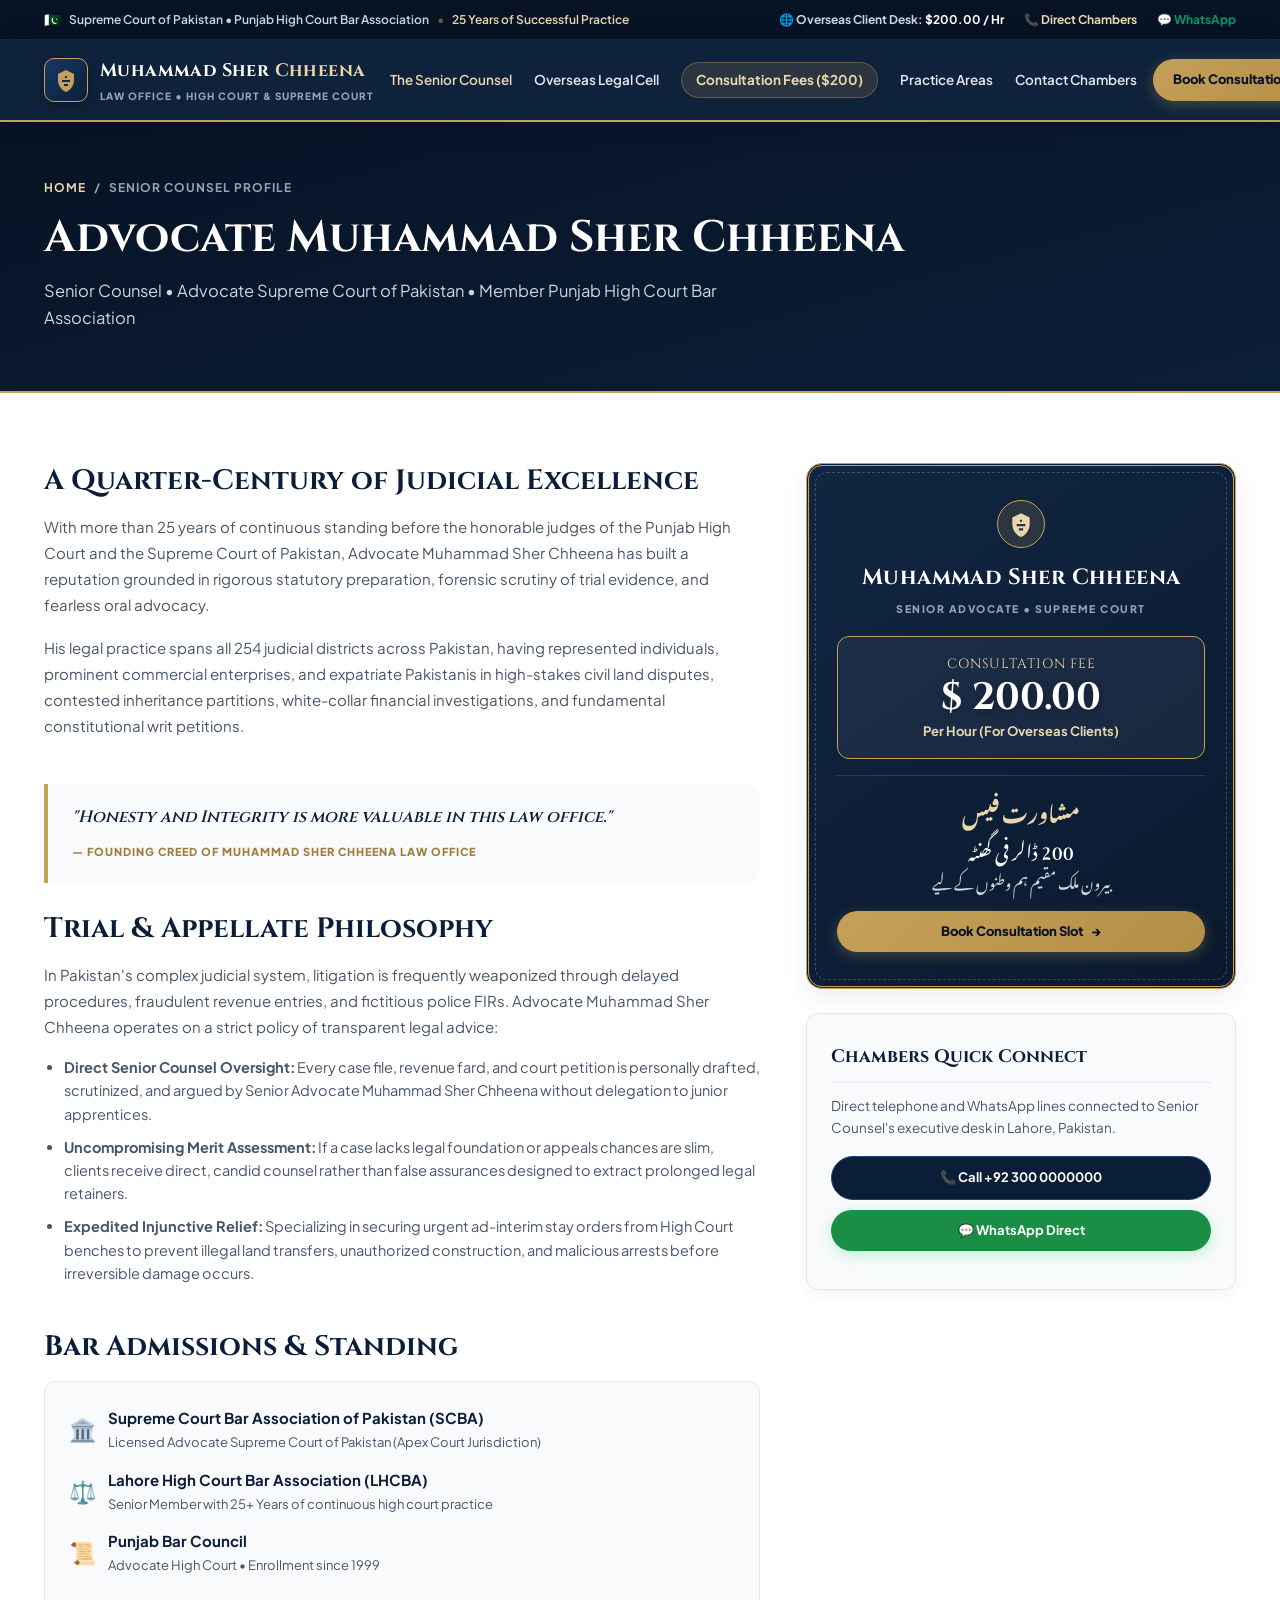
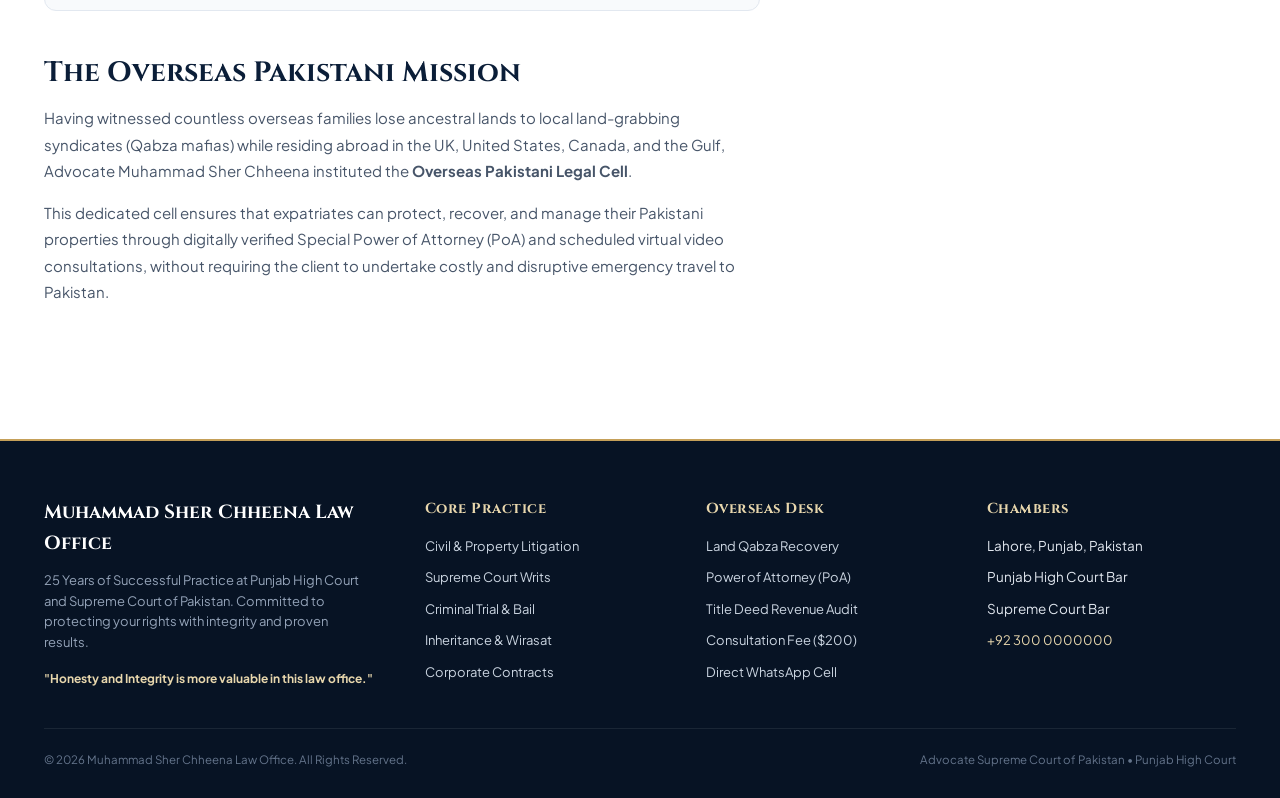
<file: about.html>
<!DOCTYPE html>
<html lang="en">
<head>
  <meta charset="UTF-8" />
  <meta name="viewport" content="width=device-width, initial-scale=1.0, maximum-scale=5.0" />
  <title>About Senior Advocate Muhammad Sher Chheena — Supreme Court of Pakistan & Punjab High Court</title>
  
  <meta name="description" content="Biography and professional record of Advocate Muhammad Sher Chheena. 25+ years of distinguished practice at the Punjab High Court and Supreme Court of Pakistan." />

  <!-- Google Fonts -->
  <link rel="preconnect" href="https://fonts.googleapis.com" />
  <link rel="preconnect" href="https://fonts.gstatic.com" crossorigin />
  <link href="https://fonts.googleapis.com/css2?family=Cinzel:wght@500;600;700;800;900&family=Noto+Nastaliq+Urdu:wght@400;700&family=Playfair+Display:ital,wght@0,500;0,600;0,700;1,600&family=Plus+Jakarta+Sans:wght@400;500;600;700;800&display=swap" rel="stylesheet" />

  <!-- Stylesheet -->
  <link rel="stylesheet" href="css/styles.css" />
</head>
<body>

  <!-- ==================== TOP ANNOUNCEMENT STRIP ==================== -->
  <div class="top-bar">
    <div class="container top-bar-inner">
      <div class="top-bar-left">
        <span class="flag">🇵🇰</span>
        <span>Supreme Court of Pakistan &bull; Punjab High Court Bar Association</span>
        <span style="color:rgba(197,160,89,0.5)">&bull;</span>
        <span style="color:var(--gold-light)">25 Years of Successful Practice</span>
      </div>
      <div class="top-bar-right">
        <span>🌐 Overseas Client Desk: <strong style="color:#ffffff">$200.00 / Hr</strong></span>
        <a href="tel:+923000000000">📞 Direct Chambers</a>
        <a href="https://wa.me/923000000000" target="_blank" style="color:var(--emerald)">💬 WhatsApp</a>
      </div>
    </div>
  </div>

  <!-- ==================== EXECUTIVE NAVIGATION ==================== -->
  <header class="site-header">
    <div class="container header-inner">
      
      <!-- Brand Logo -->
      <a href="index.html" class="brand-logo">
        <div class="brand-crest">
          <svg viewBox="0 0 24 24"><path d="M12 2L4 6v6c0 5.55 3.84 10.74 8 12 4.16-1.26 8-6.45 8-12V6l-8-4zm-1 6h2v2h-2V8zm-3 4h8v2H8v-2zm2 4h4v2h-4v-2z"/></svg>
        </div>
        <div class="brand-details">
          <div class="brand-title">Muhammad Sher <span>Chheena</span></div>
          <div class="brand-subtitle">Law Office &bull; High Court &amp; Supreme Court</div>
        </div>
      </a>

      <!-- Desktop Navigation -->
      <nav class="desktop-nav">
        <a href="about.html" class="active">The Senior Counsel</a>
        <a href="overseas-cell.html">Overseas Legal Cell</a>
        <a href="consultation-fees.html" class="highlight-nav">Consultation Fees ($200)</a>
        <a href="practice-areas.html">Practice Areas</a>
        <a href="contact.html">Contact Chambers</a>
      </nav>

      <!-- Header Actions -->
      <div class="header-actions">
        <a href="consultation-fees.html" class="btn-gold">
          <span>Book Consultation</span>
          <span>&rarr;</span>
        </a>
        <button type="button" class="hamburger-btn" id="hamburgerBtn" onclick="toggleMobileNav()" aria-label="Toggle Navigation">
          ☰
        </button>
      </div>

    </div>

    <!-- Mobile Nav Drawer -->
    <div class="mobile-nav-drawer" id="mobileDrawer">
      <a href="consultation-fees.html" class="drawer-highlight">
        <span>💼 Consultation Fees ($200 / Hr)</span>
        <span>&rarr;</span>
      </a>
      <a href="about.html">
        <span>🏛️ Senior Counsel Muhammad Sher Chheena</span>
        <span>&rarr;</span>
      </a>
      <a href="overseas-cell.html">
        <span>🌍 Overseas Pakistani Legal Cell</span>
        <span>&rarr;</span>
      </a>
      <a href="practice-areas.html">
        <span>⚖️ High Court &amp; Supreme Court Practice</span>
        <span>&rarr;</span>
      </a>
      <a href="contact.html">
        <span>📝 Schedule Appointment / Send Case Files</span>
        <span>&rarr;</span>
      </a>
      <a href="tel:+923000000000" style="color:var(--gold-light)">
        <span>📞 Direct Call Office</span>
        <span>+92 300 0000000</span>
      </a>
      <a href="https://wa.me/923000000000" target="_blank" style="color:var(--emerald)">
        <span>💬 Direct WhatsApp with Advocate</span>
        <span>Online</span>
      </a>
    </div>
  </header>

  <!-- ==================== INNER HERO ==================== -->
  <section class="inner-hero">
    <div class="container">
      <div class="breadcrumb">
        <a href="index.html">Home</a>
        <span>/</span>
        <span>Senior Counsel Profile</span>
      </div>
      <h1>Advocate Muhammad Sher Chheena</h1>
      <p>Senior Counsel &bull; Advocate Supreme Court of Pakistan &bull; Member Punjab High Court Bar Association</p>
    </div>
  </section>

  <!-- ==================== PAGE CONTENT LAYOUT ==================== -->
  <section class="page-layout">
    <div class="container page-grid-sidebar">
      
      <!-- Main Content Column -->
      <div class="main-content">
        
        <div class="content-block">
          <h2>A Quarter-Century of Judicial Excellence</h2>
          <p>
            With more than 25 years of continuous standing before the honorable judges of the Punjab High Court and the Supreme Court of Pakistan, Advocate Muhammad Sher Chheena has built a reputation grounded in rigorous statutory preparation, forensic scrutiny of trial evidence, and fearless oral advocacy.
          </p>
          <p>
            His legal practice spans all 254 judicial districts across Pakistan, having represented individuals, prominent commercial enterprises, and expatriate Pakistanis in high-stakes civil land disputes, contested inheritance partitions, white-collar financial investigations, and fundamental constitutional writ petitions.
          </p>
        </div>

        <div class="content-quote">
          <p>"Honesty and Integrity is more valuable in this law office."</p>
          <small>&mdash; Founding Creed of Muhammad Sher Chheena Law Office</small>
        </div>

        <div class="content-block">
          <h2>Trial &amp; Appellate Philosophy</h2>
          <p>
            In Pakistan's complex judicial system, litigation is frequently weaponized through delayed procedures, fraudulent revenue entries, and fictitious police FIRs. Advocate Muhammad Sher Chheena operates on a strict policy of transparent legal advice:
          </p>
          <ul>
            <li><strong>Direct Senior Counsel Oversight:</strong> Every case file, revenue fard, and court petition is personally drafted, scrutinized, and argued by Senior Advocate Muhammad Sher Chheena without delegation to junior apprentices.</li>
            <li><strong>Uncompromising Merit Assessment:</strong> If a case lacks legal foundation or appeals chances are slim, clients receive direct, candid counsel rather than false assurances designed to extract prolonged legal retainers.</li>
            <li><strong>Expedited Injunctive Relief:</strong> Specializing in securing urgent ad-interim stay orders from High Court benches to prevent illegal land transfers, unauthorized construction, and malicious arrests before irreversible damage occurs.</li>
          </ul>
        </div>

        <div class="content-block">
          <h2>Bar Admissions &amp; Standing</h2>
          <div style="background:var(--bg-alabaster);border:1px solid var(--line-light);border-radius:var(--radius-md);padding:24px;margin-top:16px;">
            <ul style="list-style:none;margin:0;">
              <li style="display:flex;align-items:center;gap:12px;margin-bottom:14px;">
                <span style="font-size:22px;">🏛️</span>
                <div>
                  <strong style="color:var(--navy-primary);font-size:15px;display:block;">Supreme Court Bar Association of Pakistan (SCBA)</strong>
                  <span style="font-size:13px;color:var(--text-secondary);">Licensed Advocate Supreme Court of Pakistan (Apex Court Jurisdiction)</span>
                </div>
              </li>
              <li style="display:flex;align-items:center;gap:12px;margin-bottom:14px;">
                <span style="font-size:22px;">⚖️</span>
                <div>
                  <strong style="color:var(--navy-primary);font-size:15px;display:block;">Lahore High Court Bar Association (LHCBA)</strong>
                  <span style="font-size:13px;color:var(--text-secondary);">Senior Member with 25+ Years of continuous high court practice</span>
                </div>
              </li>
              <li style="display:flex;align-items:center;gap:12px;">
                <span style="font-size:22px;">📜</span>
                <div>
                  <strong style="color:var(--navy-primary);font-size:15px;display:block;">Punjab Bar Council</strong>
                  <span style="font-size:13px;color:var(--text-secondary);">Advocate High Court &bull; Enrollment since 1999</span>
                </div>
              </li>
            </ul>
          </div>
        </div>

        <div class="content-block">
          <h2>The Overseas Pakistani Mission</h2>
          <p>
            Having witnessed countless overseas families lose ancestral lands to local land-grabbing syndicates (Qabza mafias) while residing abroad in the UK, United States, Canada, and the Gulf, Advocate Muhammad Sher Chheena instituted the <strong>Overseas Pakistani Legal Cell</strong>.
          </p>
          <p>
            This dedicated cell ensures that expatriates can protect, recover, and manage their Pakistani properties through digitally verified Special Power of Attorney (PoA) and scheduled virtual video consultations, without requiring the client to undertake costly and disruptive emergency travel to Pakistan.
          </p>
        </div>

      </div>

      <!-- Sticky Sidebar -->
      <aside class="sidebar-sticky">
        
        <!-- Plaque Card Widget -->
        <div class="law-plaque" style="box-shadow:var(--shadow-card);">
          <div class="plaque-header-crest">
            <svg viewBox="0 0 24 24"><path d="M12 2L4 6v6c0 5.55 3.84 10.74 8 12 4.16-1.26 8-6.45 8-12V6l-8-4zm-1 6h2v2h-2V8zm-3 4h8v2H8v-2zm2 4h4v2h-4v-2z"/></svg>
          </div>
          <div class="plaque-attorney">Muhammad Sher Chheena</div>
          <div class="plaque-office">Senior Advocate &bull; Supreme Court</div>

          <div class="plaque-fee-badge">
            <div class="plaque-fee-title">Consultation Fee</div>
            <div class="plaque-fee-amount">$ 200.00</div>
            <div class="plaque-fee-unit">Per Hour (For Overseas Clients)</div>
          </div>

          <div class="plaque-urdu-block">
            <div class="plaque-urdu-title">مشاورت فیس</div>
            <div class="plaque-urdu-fee">200 ڈالر فی گھنٹہ</div>
            <div class="plaque-urdu-sub">بیرون ملک مقیم ہم وطنوں کے لیے</div>
          </div>

          <a href="contact.html" class="btn-gold plaque-btn">
            <span>Book Consultation Slot</span>
            <span>&rarr;</span>
          </a>
        </div>

        <!-- Quick Contact Widget -->
        <div class="sidebar-widget">
          <h4>Chambers Quick Connect</h4>
          <p>Direct telephone and WhatsApp lines connected to Senior Counsel's executive desk in Lahore, Pakistan.</p>
          <a href="tel:+923000000000" class="btn-navy">📞 Call +92 300 0000000</a>
          <a href="https://wa.me/923000000000" target="_blank" class="btn-whatsapp">💬 WhatsApp Direct</a>
        </div>

      </aside>

    </div>
  </section>

  <!-- ==================== FOOTER ==================== -->
  <footer class="site-footer">
    <div class="container">
      <div class="footer-grid">
        <div class="footer-brand">
          <h4>Muhammad Sher Chheena Law Office</h4>
          <p>
            25 Years of Successful Practice at Punjab High Court and Supreme Court of Pakistan. Committed to protecting your rights with integrity and proven results.
          </p>
          <div style="font-size:12px;color:var(--gold-light);font-weight:700">
            "Honesty and Integrity is more valuable in this law office."
          </div>
        </div>

        <div class="footer-col">
          <h5>Core Practice</h5>
          <ul>
            <li><a href="practice-areas.html">Civil &amp; Property Litigation</a></li>
            <li><a href="practice-areas.html">Supreme Court Writs</a></li>
            <li><a href="practice-areas.html">Criminal Trial &amp; Bail</a></li>
            <li><a href="practice-areas.html">Inheritance &amp; Wirasat</a></li>
            <li><a href="practice-areas.html">Corporate Contracts</a></li>
          </ul>
        </div>

        <div class="footer-col">
          <h5>Overseas Desk</h5>
          <ul>
            <li><a href="overseas-cell.html">Land Qabza Recovery</a></li>
            <li><a href="overseas-cell.html">Power of Attorney (PoA)</a></li>
            <li><a href="overseas-cell.html">Title Deed Revenue Audit</a></li>
            <li><a href="consultation-fees.html">Consultation Fee ($200)</a></li>
            <li><a href="contact.html">Direct WhatsApp Cell</a></li>
          </ul>
        </div>

        <div class="footer-col">
          <h5>Chambers</h5>
          <ul>
            <li><span style="color:#e2e8f0">Lahore, Punjab, Pakistan</span></li>
            <li><span style="color:#e2e8f0">Punjab High Court Bar</span></li>
            <li><span style="color:#e2e8f0">Supreme Court Bar</span></li>
            <li><a href="tel:+923000000000" style="color:var(--gold-light)">+92 300 0000000</a></li>
          </ul>
        </div>
      </div>

      <div class="footer-bottom">
        <div>&copy; 2026 Muhammad Sher Chheena Law Office. All Rights Reserved.</div>
        <div>Advocate Supreme Court of Pakistan &bull; Punjab High Court</div>
      </div>
    </div>
  </footer>

  <!-- ==================== STICKY MOBILE BOTTOM BAR ==================== -->
  <div class="mobile-sticky-bar">
    <a href="tel:+923000000000" class="mob-call-btn">
      <span>📞</span>
      <span>Direct Call</span>
    </a>
    <a href="https://wa.me/923000000000?text=Hello%20Advocate%20Muhammad%20Sher%20Chheena,%20I%20would%20like%20to%20book%20a%20legal%20consultation." target="_blank" class="mob-wa-btn">
      <span>💬</span>
      <span>WhatsApp Office</span>
    </a>
  </div>

  <!-- JavaScript -->
  <script src="js/main.js"></script>
</body>
</html>
</file>
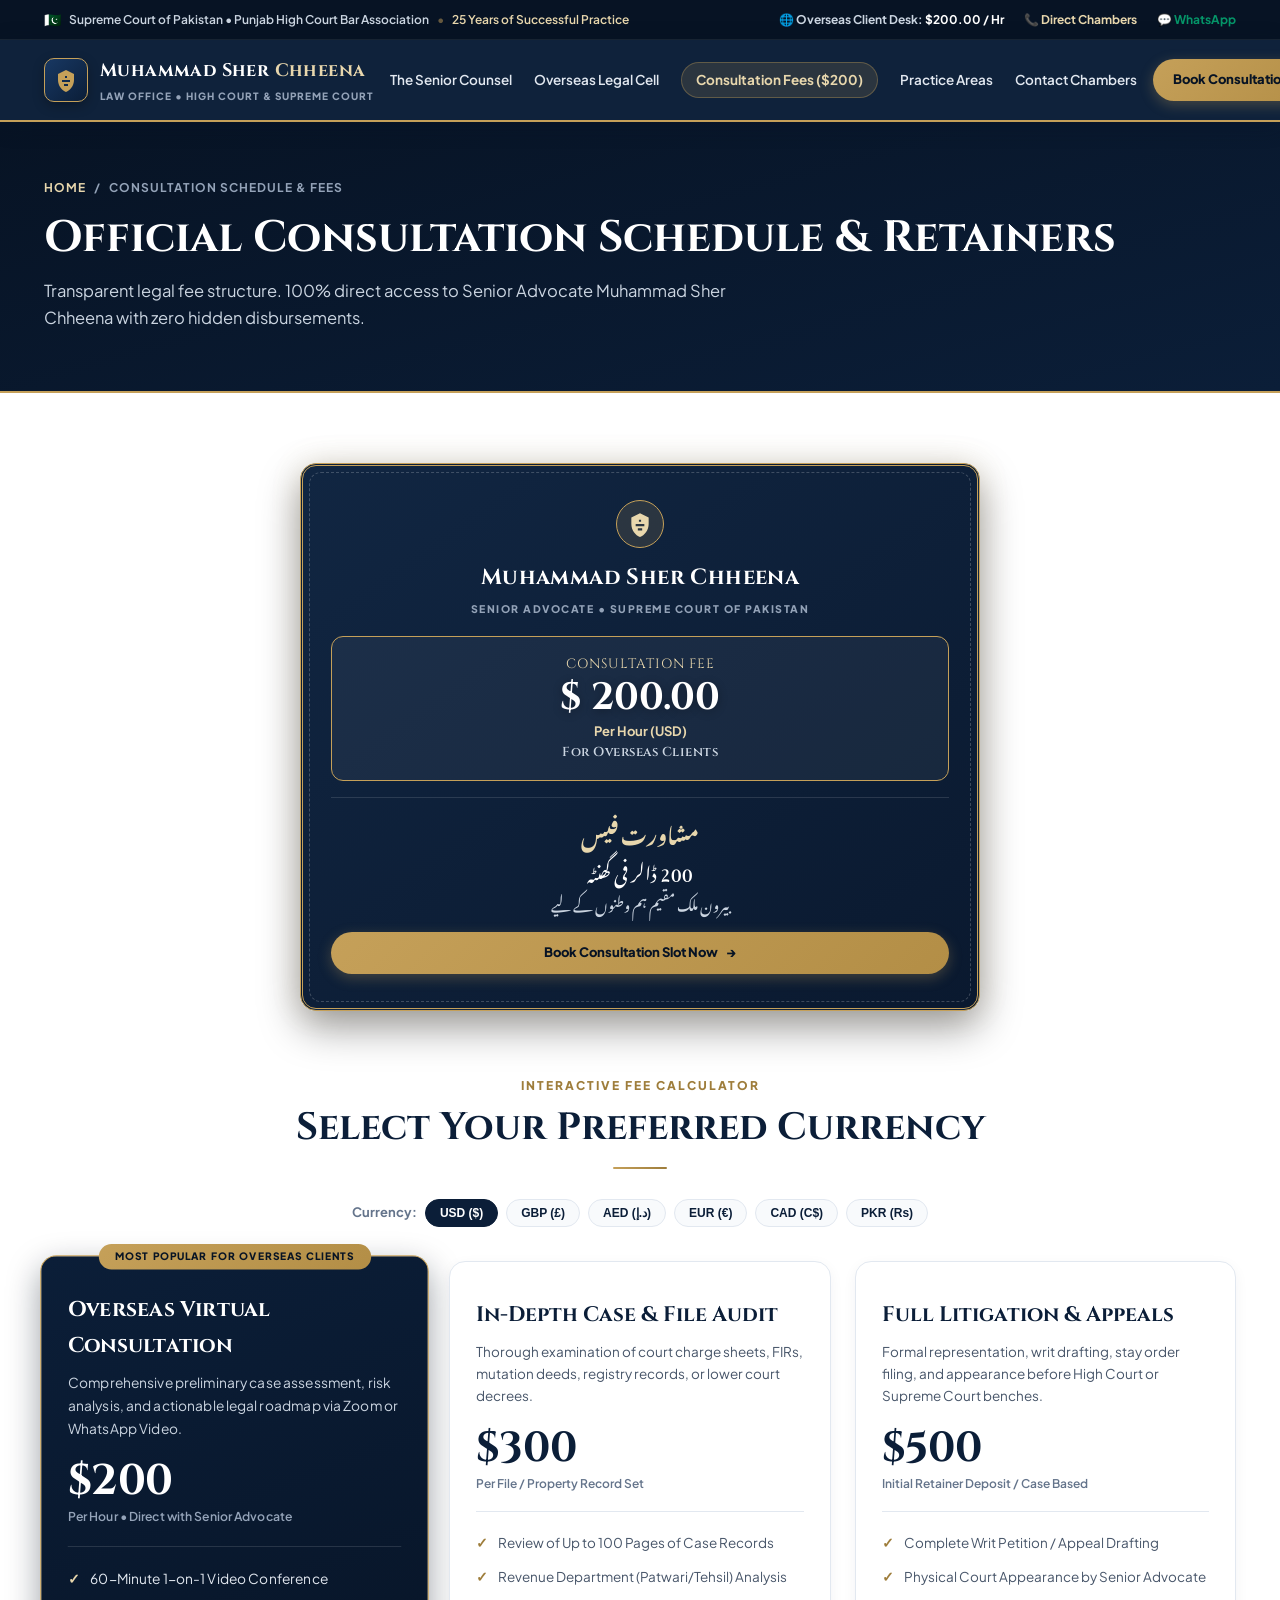
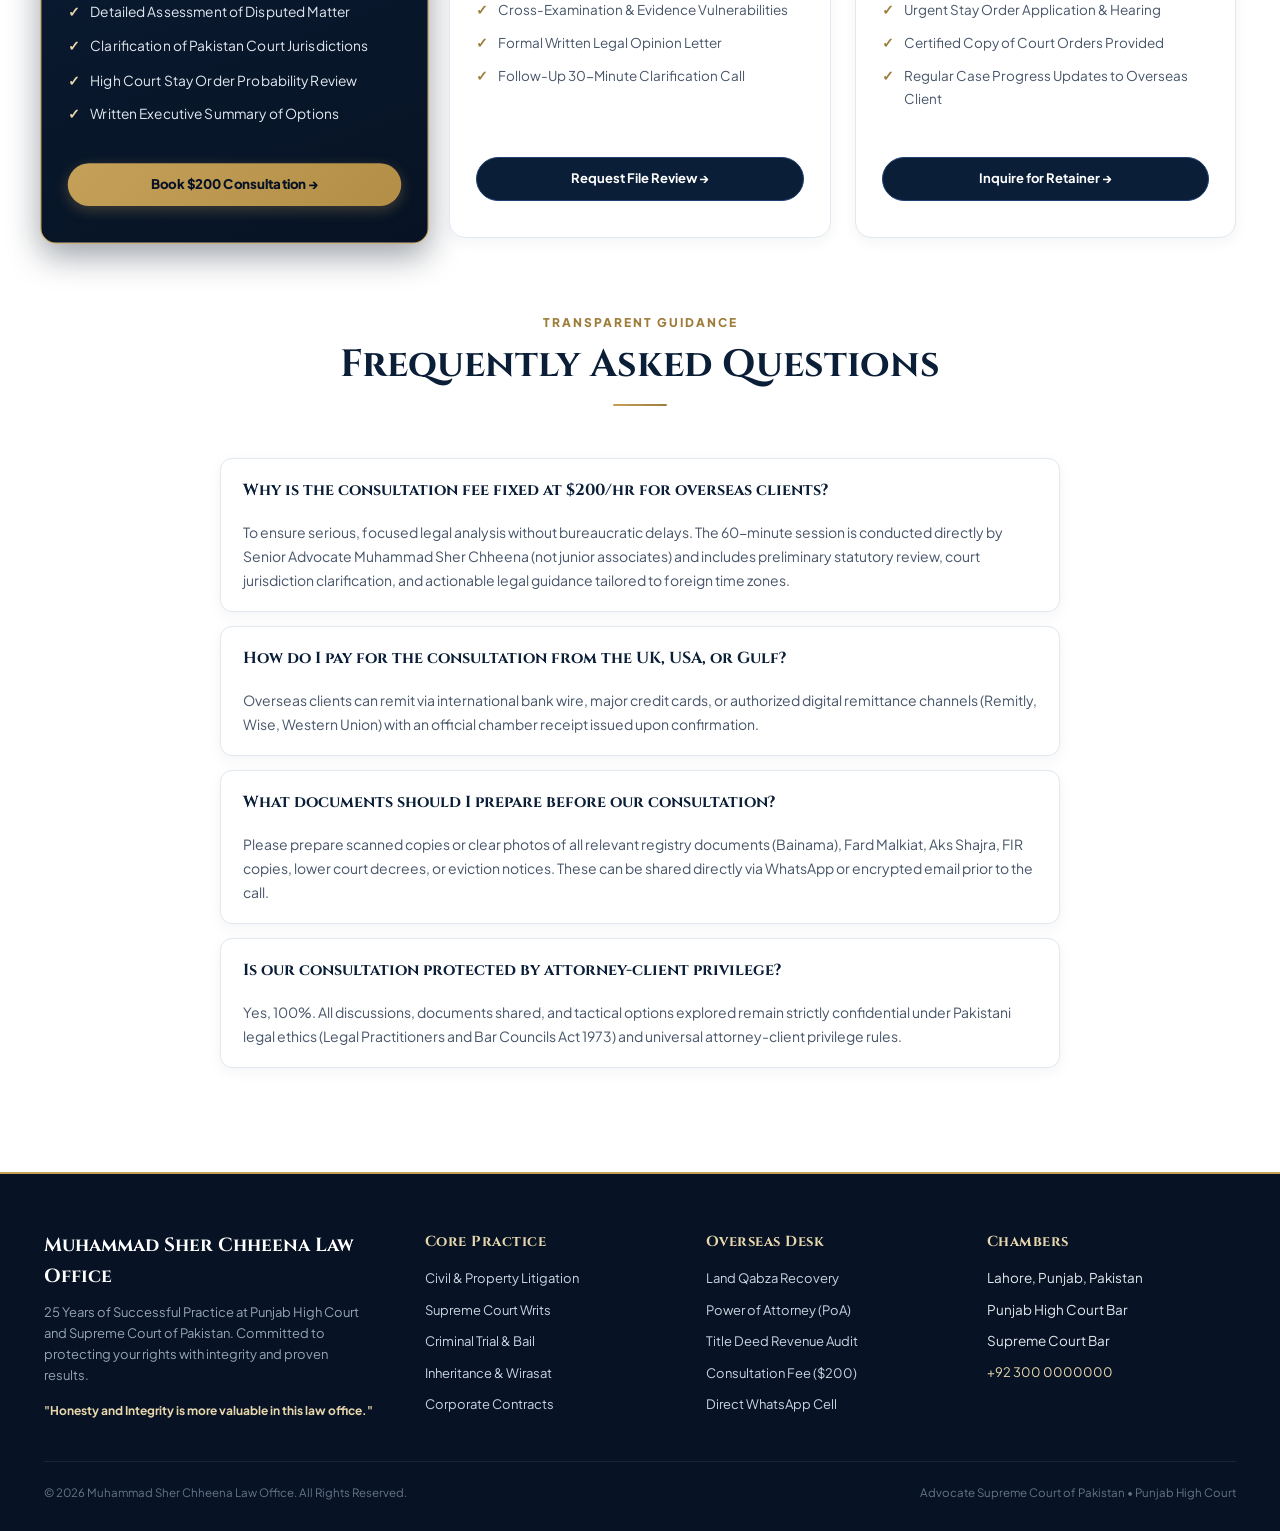
<file: consultation-fees.html>
<!DOCTYPE html>
<html lang="en">
<head>
  <meta charset="UTF-8" />
  <meta name="viewport" content="width=device-width, initial-scale=1.0, maximum-scale=5.0" />
  <title>Consultation Fees & Retainers — Muhammad Sher Chheena Law Office | $200.00 / Hour</title>
  
  <meta name="description" content="Official consultation fee schedule for Advocate Muhammad Sher Chheena. $200.00 per hour for overseas clients. Transparent legal retainers with live currency converter." />

  <!-- Google Fonts -->
  <link rel="preconnect" href="https://fonts.googleapis.com" />
  <link rel="preconnect" href="https://fonts.gstatic.com" crossorigin />
  <link href="https://fonts.googleapis.com/css2?family=Cinzel:wght@500;600;700;800;900&family=Noto+Nastaliq+Urdu:wght@400;700&family=Playfair+Display:ital,wght@0,500;0,600;0,700;1,600&family=Plus+Jakarta+Sans:wght@400;500;600;700;800&display=swap" rel="stylesheet" />

  <!-- Stylesheet -->
  <link rel="stylesheet" href="css/styles.css" />
</head>
<body>

  <!-- ==================== TOP ANNOUNCEMENT STRIP ==================== -->
  <div class="top-bar">
    <div class="container top-bar-inner">
      <div class="top-bar-left">
        <span class="flag">🇵🇰</span>
        <span>Supreme Court of Pakistan &bull; Punjab High Court Bar Association</span>
        <span style="color:rgba(197,160,89,0.5)">&bull;</span>
        <span style="color:var(--gold-light)">25 Years of Successful Practice</span>
      </div>
      <div class="top-bar-right">
        <span>🌐 Overseas Client Desk: <strong style="color:#ffffff">$200.00 / Hr</strong></span>
        <a href="tel:+923000000000">📞 Direct Chambers</a>
        <a href="https://wa.me/923000000000" target="_blank" style="color:var(--emerald)">💬 WhatsApp</a>
      </div>
    </div>
  </div>

  <!-- ==================== EXECUTIVE NAVIGATION ==================== -->
  <header class="site-header">
    <div class="container header-inner">
      
      <!-- Brand Logo -->
      <a href="index.html" class="brand-logo">
        <div class="brand-crest">
          <svg viewBox="0 0 24 24"><path d="M12 2L4 6v6c0 5.55 3.84 10.74 8 12 4.16-1.26 8-6.45 8-12V6l-8-4zm-1 6h2v2h-2V8zm-3 4h8v2H8v-2zm2 4h4v2h-4v-2z"/></svg>
        </div>
        <div class="brand-details">
          <div class="brand-title">Muhammad Sher <span>Chheena</span></div>
          <div class="brand-subtitle">Law Office &bull; High Court &amp; Supreme Court</div>
        </div>
      </a>

      <!-- Desktop Navigation -->
      <nav class="desktop-nav">
        <a href="about.html">The Senior Counsel</a>
        <a href="overseas-cell.html">Overseas Legal Cell</a>
        <a href="consultation-fees.html" class="active highlight-nav">Consultation Fees ($200)</a>
        <a href="practice-areas.html">Practice Areas</a>
        <a href="contact.html">Contact Chambers</a>
      </nav>

      <!-- Header Actions -->
      <div class="header-actions">
        <a href="contact.html" class="btn-gold">
          <span>Book Consultation</span>
          <span>&rarr;</span>
        </a>
        <button type="button" class="hamburger-btn" id="hamburgerBtn" onclick="toggleMobileNav()" aria-label="Toggle Navigation">
          ☰
        </button>
      </div>

    </div>

    <!-- Mobile Nav Drawer -->
    <div class="mobile-nav-drawer" id="mobileDrawer">
      <a href="consultation-fees.html" class="drawer-highlight">
        <span>💼 Consultation Fees ($200 / Hr)</span>
        <span>&rarr;</span>
      </a>
      <a href="overseas-cell.html">
        <span>🌍 Overseas Pakistani Legal Cell</span>
        <span>&rarr;</span>
      </a>
      <a href="about.html">
        <span>🏛️ Senior Counsel Muhammad Sher Chheena</span>
        <span>&rarr;</span>
      </a>
      <a href="practice-areas.html">
        <span>⚖️ High Court &amp; Supreme Court Practice</span>
        <span>&rarr;</span>
      </a>
      <a href="contact.html">
        <span>📝 Schedule Appointment / Send Case Files</span>
        <span>&rarr;</span>
      </a>
      <a href="tel:+923000000000" style="color:var(--gold-light)">
        <span>📞 Direct Call Office</span>
        <span>+92 300 0000000</span>
      </a>
      <a href="https://wa.me/923000000000" target="_blank" style="color:var(--emerald)">
        <span>💬 Direct WhatsApp with Advocate</span>
        <span>Online</span>
      </a>
    </div>
  </header>

  <!-- ==================== INNER HERO ==================== -->
  <section class="inner-hero">
    <div class="container">
      <div class="breadcrumb">
        <a href="index.html">Home</a>
        <span>/</span>
        <span>Consultation Schedule &amp; Fees</span>
      </div>
      <h1>Official Consultation Schedule &amp; Retainers</h1>
      <p>Transparent legal fee structure. 100% direct access to Senior Advocate Muhammad Sher Chheena with zero hidden disbursements.</p>
    </div>
  </section>

  <!-- ==================== PLAQUE SPOTLIGHT & PRICING ==================== -->
  <section class="page-layout">
    <div class="container">
      
      <!-- Top Plaque Display -->
      <div style="max-width:680px;margin:0 auto 60px;">
        <div class="law-plaque">
          <div class="plaque-header-crest">
            <svg viewBox="0 0 24 24"><path d="M12 2L4 6v6c0 5.55 3.84 10.74 8 12 4.16-1.26 8-6.45 8-12V6l-8-4zm-1 6h2v2h-2V8zm-3 4h8v2H8v-2zm2 4h4v2h-4v-2z"/></svg>
          </div>
          <div class="plaque-attorney">Muhammad Sher Chheena</div>
          <div class="plaque-office">Senior Advocate &bull; Supreme Court of Pakistan</div>

          <div class="plaque-fee-badge">
            <div class="plaque-fee-title">Consultation Fee</div>
            <div class="plaque-fee-amount" id="plaqueFeeVal">$ 200.00</div>
            <div class="plaque-fee-unit" id="plaqueFeeUnit">Per Hour (USD)</div>
            <div class="plaque-fee-target">For Overseas Clients</div>
          </div>

          <div class="plaque-urdu-block">
            <div class="plaque-urdu-title">مشاورت فیس</div>
            <div class="plaque-urdu-fee">200 ڈالر فی گھنٹہ</div>
            <div class="plaque-urdu-sub">بیرون ملک مقیم ہم وطنوں کے لیے</div>
          </div>

          <a href="contact.html" class="btn-gold plaque-btn">
            <span>Book Consultation Slot Now</span>
            <span>&rarr;</span>
          </a>
        </div>
      </div>

      <!-- Currency Switcher Bar -->
      <div class="section-head" style="margin-bottom:30px;">
        <span class="section-kicker">Interactive Fee Calculator</span>
        <h2 class="section-title">Select Your Preferred Currency</h2>
        <div class="gold-divider"></div>
      </div>

      <div class="currency-bar">
        <span class="curr-label">Currency:</span>
        <button type="button" class="curr-btn active" data-curr="USD" onclick="setCurrency('USD')">USD ($)</button>
        <button type="button" class="curr-btn" data-curr="GBP" onclick="setCurrency('GBP')">GBP (£)</button>
        <button type="button" class="curr-btn" data-curr="AED" onclick="setCurrency('AED')">AED (د.إ)</button>
        <button type="button" class="curr-btn" data-curr="EUR" onclick="setCurrency('EUR')">EUR (€)</button>
        <button type="button" class="curr-btn" data-curr="CAD" onclick="setCurrency('CAD')">CAD (C$)</button>
        <button type="button" class="curr-btn" data-curr="PKR" onclick="setCurrency('PKR')">PKR (Rs)</button>
      </div>

      <!-- 3 Tier Pricing Grid -->
      <div class="pricing-grid">
        
        <!-- Tier 1: Overseas Consultation -->
        <div class="price-card featured">
          <span class="price-badge">Most Popular for Overseas Clients</span>
          <h3>Overseas Virtual Consultation</h3>
          <p class="price-card-desc">Comprehensive preliminary case assessment, risk analysis, and actionable legal roadmap via Zoom or WhatsApp Video.</p>
          
          <div class="price-figure">
            <div class="price-val gold" id="priceVal1">$200</div>
            <div class="price-cadence">Per Hour &bull; Direct with Senior Advocate</div>
          </div>

          <ul class="price-features">
            <li><span class="check">✓</span> 60-Minute 1-on-1 Video Conference</li>
            <li><span class="check">✓</span> Detailed Assessment of Disputed Matter</li>
            <li><span class="check">✓</span> Clarification of Pakistan Court Jurisdictions</li>
            <li><span class="check">✓</span> High Court Stay Order Probability Review</li>
            <li><span class="check">✓</span> Written Executive Summary of Options</li>
          </ul>

          <a href="contact.html" class="btn-gold">Book $200 Consultation &rarr;</a>
        </div>

        <!-- Tier 2: Document & Revenue Review -->
        <div class="price-card">
          <h3>In-Depth Case &amp; File Audit</h3>
          <p class="price-card-desc">Thorough examination of court charge sheets, FIRs, mutation deeds, registry records, or lower court decrees.</p>
          
          <div class="price-figure">
            <div class="price-val" id="priceVal2">$300</div>
            <div class="price-cadence">Per File / Property Record Set</div>
          </div>

          <ul class="price-features">
            <li><span class="check">✓</span> Review of Up to 100 Pages of Case Records</li>
            <li><span class="check">✓</span> Revenue Department (Patwari/Tehsil) Analysis</li>
            <li><span class="check">✓</span> Cross-Examination &amp; Evidence Vulnerabilities</li>
            <li><span class="check">✓</span> Formal Written Legal Opinion Letter</li>
            <li><span class="check">✓</span> Follow-Up 30-Minute Clarification Call</li>
          </ul>

          <a href="contact.html" class="btn-navy">Request File Review &rarr;</a>
        </div>

        <!-- Tier 3: Supreme Court & High Court Retainer -->
        <div class="price-card">
          <h3>Full Litigation &amp; Appeals</h3>
          <p class="price-card-desc">Formal representation, writ drafting, stay order filing, and appearance before High Court or Supreme Court benches.</p>
          
          <div class="price-figure">
            <div class="price-val" id="priceVal3">$500</div>
            <div class="price-cadence">Initial Retainer Deposit / Case Based</div>
          </div>

          <ul class="price-features">
            <li><span class="check">✓</span> Complete Writ Petition / Appeal Drafting</li>
            <li><span class="check">✓</span> Physical Court Appearance by Senior Advocate</li>
            <li><span class="check">✓</span> Urgent Stay Order Application &amp; Hearing</li>
            <li><span class="check">✓</span> Certified Copy of Court Orders Provided</li>
            <li><span class="check">✓</span> Regular Case Progress Updates to Overseas Client</li>
          </ul>

          <a href="contact.html" class="btn-navy">Inquire for Retainer &rarr;</a>
        </div>

      </div>

      <!-- FAQ Section -->
      <div style="max-width:840px;margin:70px auto 0;">
        <div class="section-head">
          <span class="section-kicker">Transparent Guidance</span>
          <h2 class="section-title">Frequently Asked Questions</h2>
          <div class="gold-divider"></div>
        </div>

        <div class="faq-item">
          <div class="faq-question">Why is the consultation fee fixed at $200/hr for overseas clients?</div>
          <div class="faq-answer">
            To ensure serious, focused legal analysis without bureaucratic delays. The 60-minute session is conducted directly by Senior Advocate Muhammad Sher Chheena (not junior associates) and includes preliminary statutory review, court jurisdiction clarification, and actionable legal guidance tailored to foreign time zones.
          </div>
        </div>

        <div class="faq-item">
          <div class="faq-question">How do I pay for the consultation from the UK, USA, or Gulf?</div>
          <div class="faq-answer">
            Overseas clients can remit via international bank wire, major credit cards, or authorized digital remittance channels (Remitly, Wise, Western Union) with an official chamber receipt issued upon confirmation.
          </div>
        </div>

        <div class="faq-item">
          <div class="faq-question">What documents should I prepare before our consultation?</div>
          <div class="faq-answer">
            Please prepare scanned copies or clear photos of all relevant registry documents (Bainama), Fard Malkiat, Aks Shajra, FIR copies, lower court decrees, or eviction notices. These can be shared directly via WhatsApp or encrypted email prior to the call.
          </div>
        </div>

        <div class="faq-item">
          <div class="faq-question">Is our consultation protected by attorney-client privilege?</div>
          <div class="faq-answer">
            Yes, 100%. All discussions, documents shared, and tactical options explored remain strictly confidential under Pakistani legal ethics (Legal Practitioners and Bar Councils Act 1973) and universal attorney-client privilege rules.
          </div>
        </div>

      </div>

    </div>
  </section>

  <!-- ==================== FOOTER ==================== -->
  <footer class="site-footer">
    <div class="container">
      <div class="footer-grid">
        <div class="footer-brand">
          <h4>Muhammad Sher Chheena Law Office</h4>
          <p>
            25 Years of Successful Practice at Punjab High Court and Supreme Court of Pakistan. Committed to protecting your rights with integrity and proven results.
          </p>
          <div style="font-size:12px;color:var(--gold-light);font-weight:700">
            "Honesty and Integrity is more valuable in this law office."
          </div>
        </div>

        <div class="footer-col">
          <h5>Core Practice</h5>
          <ul>
            <li><a href="practice-areas.html">Civil &amp; Property Litigation</a></li>
            <li><a href="practice-areas.html">Supreme Court Writs</a></li>
            <li><a href="practice-areas.html">Criminal Trial &amp; Bail</a></li>
            <li><a href="practice-areas.html">Inheritance &amp; Wirasat</a></li>
            <li><a href="practice-areas.html">Corporate Contracts</a></li>
          </ul>
        </div>

        <div class="footer-col">
          <h5>Overseas Desk</h5>
          <ul>
            <li><a href="overseas-cell.html">Land Qabza Recovery</a></li>
            <li><a href="overseas-cell.html">Power of Attorney (PoA)</a></li>
            <li><a href="overseas-cell.html">Title Deed Revenue Audit</a></li>
            <li><a href="consultation-fees.html">Consultation Fee ($200)</a></li>
            <li><a href="contact.html">Direct WhatsApp Cell</a></li>
          </ul>
        </div>

        <div class="footer-col">
          <h5>Chambers</h5>
          <ul>
            <li><span style="color:#e2e8f0">Lahore, Punjab, Pakistan</span></li>
            <li><span style="color:#e2e8f0">Punjab High Court Bar</span></li>
            <li><span style="color:#e2e8f0">Supreme Court Bar</span></li>
            <li><a href="tel:+923000000000" style="color:var(--gold-light)">+92 300 0000000</a></li>
          </ul>
        </div>
      </div>

      <div class="footer-bottom">
        <div>&copy; 2026 Muhammad Sher Chheena Law Office. All Rights Reserved.</div>
        <div>Advocate Supreme Court of Pakistan &bull; Punjab High Court</div>
      </div>
    </div>
  </footer>

  <!-- ==================== STICKY MOBILE BOTTOM BAR ==================== -->
  <div class="mobile-sticky-bar">
    <a href="tel:+923000000000" class="mob-call-btn">
      <span>📞</span>
      <span>Direct Call</span>
    </a>
    <a href="https://wa.me/923000000000?text=Hello%20Advocate%20Muhammad%20Sher%20Chheena,%20I%20would%20like%20to%20book%20a%20legal%20consultation." target="_blank" class="mob-wa-btn">
      <span>💬</span>
      <span>WhatsApp Office</span>
    </a>
  </div>

  <!-- JavaScript -->
  <script src="js/main.js"></script>
</body>
</html>
</file>
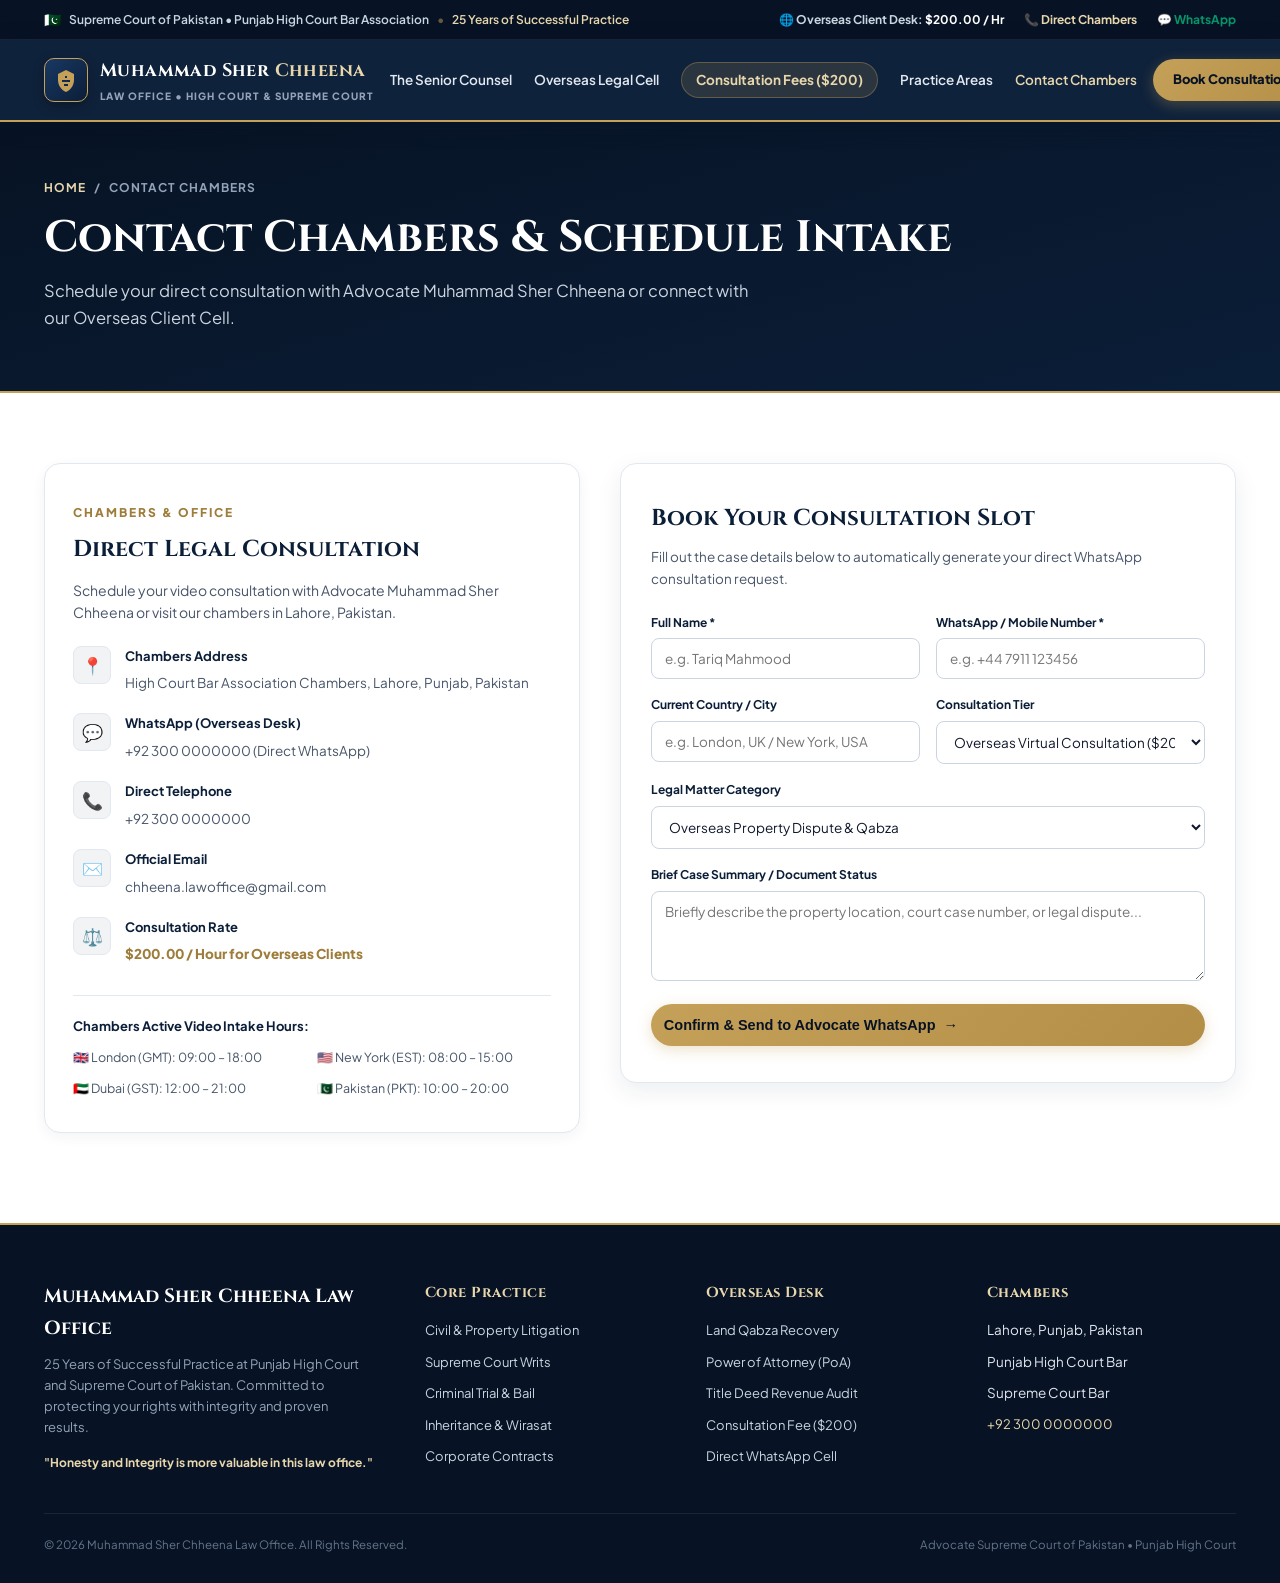
<file: contact.html>
<!DOCTYPE html>
<html lang="en">
<head>
  <meta charset="UTF-8" />
  <meta name="viewport" content="width=device-width, initial-scale=1.0, maximum-scale=5.0" />
  <title>Contact Chambers — Muhammad Sher Chheena Law Office | Lahore High Court & Supreme Court</title>
  
  <meta name="description" content="Contact the chambers of Advocate Muhammad Sher Chheena. High Court Bar Association Chambers, Lahore, Pakistan. Direct telephone and WhatsApp consultation desk." />

  <!-- Google Fonts -->
  <link rel="preconnect" href="https://fonts.googleapis.com" />
  <link rel="preconnect" href="https://fonts.gstatic.com" crossorigin />
  <link href="https://fonts.googleapis.com/css2?family=Cinzel:wght@500;600;700;800;900&family=Noto+Nastaliq+Urdu:wght@400;700&family=Playfair+Display:ital,wght@0,500;0,600;0,700;1,600&family=Plus+Jakarta+Sans:wght@400;500;600;700;800&display=swap" rel="stylesheet" />

  <!-- Stylesheet -->
  <link rel="stylesheet" href="css/styles.css" />
</head>
<body>

  <!-- ==================== TOP ANNOUNCEMENT STRIP ==================== -->
  <div class="top-bar">
    <div class="container top-bar-inner">
      <div class="top-bar-left">
        <span class="flag">🇵🇰</span>
        <span>Supreme Court of Pakistan &bull; Punjab High Court Bar Association</span>
        <span style="color:rgba(197,160,89,0.5)">&bull;</span>
        <span style="color:var(--gold-light)">25 Years of Successful Practice</span>
      </div>
      <div class="top-bar-right">
        <span>🌐 Overseas Client Desk: <strong style="color:#ffffff">$200.00 / Hr</strong></span>
        <a href="tel:+923000000000">📞 Direct Chambers</a>
        <a href="https://wa.me/923000000000" target="_blank" style="color:var(--emerald)">💬 WhatsApp</a>
      </div>
    </div>
  </div>

  <!-- ==================== EXECUTIVE NAVIGATION ==================== -->
  <header class="site-header">
    <div class="container header-inner">
      
      <!-- Brand Logo -->
      <a href="index.html" class="brand-logo">
        <div class="brand-crest">
          <svg viewBox="0 0 24 24"><path d="M12 2L4 6v6c0 5.55 3.84 10.74 8 12 4.16-1.26 8-6.45 8-12V6l-8-4zm-1 6h2v2h-2V8zm-3 4h8v2H8v-2zm2 4h4v2h-4v-2z"/></svg>
        </div>
        <div class="brand-details">
          <div class="brand-title">Muhammad Sher <span>Chheena</span></div>
          <div class="brand-subtitle">Law Office &bull; High Court &amp; Supreme Court</div>
        </div>
      </a>

      <!-- Desktop Navigation -->
      <nav class="desktop-nav">
        <a href="about.html">The Senior Counsel</a>
        <a href="overseas-cell.html">Overseas Legal Cell</a>
        <a href="consultation-fees.html" class="highlight-nav">Consultation Fees ($200)</a>
        <a href="practice-areas.html">Practice Areas</a>
        <a href="contact.html" class="active">Contact Chambers</a>
      </nav>

      <!-- Header Actions -->
      <div class="header-actions">
        <a href="consultation-fees.html" class="btn-gold">
          <span>Book Consultation</span>
          <span>&rarr;</span>
        </a>
        <button type="button" class="hamburger-btn" id="hamburgerBtn" onclick="toggleMobileNav()" aria-label="Toggle Navigation">
          ☰
        </button>
      </div>

    </div>

    <!-- Mobile Nav Drawer -->
    <div class="mobile-nav-drawer" id="mobileDrawer">
      <a href="consultation-fees.html" class="drawer-highlight">
        <span>💼 Consultation Fees ($200 / Hr)</span>
        <span>&rarr;</span>
      </a>
      <a href="contact.html">
        <span>📝 Schedule Appointment / Send Case Files</span>
        <span>&rarr;</span>
      </a>
      <a href="about.html">
        <span>🏛️ Senior Counsel Muhammad Sher Chheena</span>
        <span>&rarr;</span>
      </a>
      <a href="overseas-cell.html">
        <span>🌍 Overseas Pakistani Legal Cell</span>
        <span>&rarr;</span>
      </a>
      <a href="practice-areas.html">
        <span>⚖️ High Court &amp; Supreme Court Practice</span>
        <span>&rarr;</span>
      </a>
      <a href="tel:+923000000000" style="color:var(--gold-light)">
        <span>📞 Direct Call Office</span>
        <span>+92 300 0000000</span>
      </a>
      <a href="https://wa.me/923000000000" target="_blank" style="color:var(--emerald)">
        <span>💬 Direct WhatsApp with Advocate</span>
        <span>Online</span>
      </a>
    </div>
  </header>

  <!-- ==================== INNER HERO ==================== -->
  <section class="inner-hero">
    <div class="container">
      <div class="breadcrumb">
        <a href="index.html">Home</a>
        <span>/</span>
        <span>Contact Chambers</span>
      </div>
      <h1>Contact Chambers &amp; Schedule Intake</h1>
      <p>Schedule your direct consultation with Advocate Muhammad Sher Chheena or connect with our Overseas Client Cell.</p>
    </div>
  </section>

  <!-- ==================== CONTACT FORM & CHAMBERS INFO ==================== -->
  <section class="page-layout">
    <div class="container">
      <div class="contact-grid">
        
        <!-- Left: Contact Details -->
        <div class="contact-info-card">
          <span class="section-kicker">Chambers &amp; Office</span>
          <h3>Direct Legal Consultation</h3>
          <p>
            Schedule your video consultation with Advocate Muhammad Sher Chheena or visit our chambers in Lahore, Pakistan.
          </p>

          <div class="contact-item">
            <div class="ci-icon">📍</div>
            <div class="ci-text">
              <b>Chambers Address</b>
              <span>High Court Bar Association Chambers, Lahore, Punjab, Pakistan</span>
            </div>
          </div>

          <div class="contact-item">
            <div class="ci-icon">💬</div>
            <div class="ci-text">
              <b>WhatsApp (Overseas Desk)</b>
              <a href="https://wa.me/923000000000" target="_blank">+92 300 0000000 (Direct WhatsApp)</a>
            </div>
          </div>

          <div class="contact-item">
            <div class="ci-icon">📞</div>
            <div class="ci-text">
              <b>Direct Telephone</b>
              <a href="tel:+923000000000">+92 300 0000000</a>
            </div>
          </div>

          <div class="contact-item">
            <div class="ci-icon">✉️</div>
            <div class="ci-text">
              <b>Official Email</b>
              <a href="mailto:info@chheenalaw.com">chheena.lawoffice@gmail.com</a>
            </div>
          </div>

          <div class="contact-item">
            <div class="ci-icon">⚖️</div>
            <div class="ci-text">
              <b>Consultation Rate</b>
              <span style="color:var(--gold-dark);font-weight:800">$200.00 / Hour for Overseas Clients</span>
            </div>
          </div>

          <!-- Timezone Conversion Table -->
          <div style="margin-top:28px;padding-top:20px;border-top:1px solid var(--line-light);">
            <b style="font-size:13px;color:var(--navy-primary);display:block;margin-bottom:10px;">Chambers Active Video Intake Hours:</b>
            <div style="display:grid;grid-template-columns:1fr 1fr;gap:10px;font-size:12.5px;color:var(--text-secondary);">
              <div>🇬🇧 London (GMT): 09:00 &ndash; 18:00</div>
              <div>🇺🇸 New York (EST): 08:00 &ndash; 15:00</div>
              <div>🇦🇪 Dubai (GST): 12:00 &ndash; 21:00</div>
              <div>🇵🇰 Pakistan (PKT): 10:00 &ndash; 20:00</div>
            </div>
          </div>
        </div>

        <!-- Right: Interactive Booking Form -->
        <div class="booking-form-wrap" id="bookingFormWrap">
          <h3>Book Your Consultation Slot</h3>
          <p>Fill out the case details below to automatically generate your direct WhatsApp consultation request.</p>

          <form onsubmit="return submitConsultationForm(event)">
            <div class="form-row">
              <div class="form-group">
                <label class="form-label" for="cName">Full Name *</label>
                <input type="text" id="cName" class="form-input" placeholder="e.g. Tariq Mahmood" required />
              </div>
              <div class="form-group">
                <label class="form-label" for="cPhone">WhatsApp / Mobile Number *</label>
                <input type="tel" id="cPhone" class="form-input" placeholder="e.g. +44 7911 123456" required />
              </div>
            </div>

            <div class="form-row">
              <div class="form-group">
                <label class="form-label" for="cCountry">Current Country / City</label>
                <input type="text" id="cCountry" class="form-input" placeholder="e.g. London, UK / New York, USA" />
              </div>
              <div class="form-group">
                <label class="form-label" for="cTier">Consultation Tier</label>
                <select id="cTier" class="form-select">
                  <option value="Overseas Virtual Consultation ($200/hr)" selected>Overseas Virtual Consultation ($200/hr)</option>
                  <option value="Document & Title Deed Review ($300)">Document &amp; Title Deed Review ($300)</option>
                  <option value="Supreme Court / High Court Retainer">Supreme Court / High Court Retainer</option>
                </select>
              </div>
            </div>

            <div class="form-group">
              <label class="form-label" for="cMatter">Legal Matter Category</label>
              <select id="cMatter" class="form-select">
                <option value="Overseas Property Dispute & Qabza">Overseas Property Dispute &amp; Qabza</option>
                <option value="Inheritance & Succession (Wirasat)">Inheritance &amp; Succession (Wirasat)</option>
                <option value="Supreme Court Appeal / Writ Petition">Supreme Court Appeal / Writ Petition</option>
                <option value="Punjab High Court Stay Order">Punjab High Court Stay Order</option>
                <option value="Criminal Defense / Bail Matter">Criminal Defense / Bail Matter</option>
                <option value="Power of Attorney (PoA) Execution">Power of Attorney (PoA) Execution</option>
                <option value="Family / Custody / Khula">Family / Custody / Khula</option>
                <option value="Other Legal Matter">Other Legal Matter</option>
              </select>
            </div>

            <div class="form-group">
              <label class="form-label" for="cNotes">Brief Case Summary / Document Status</label>
              <textarea id="cNotes" class="form-textarea" placeholder="Briefly describe the property location, court case number, or legal dispute..."></textarea>
            </div>

            <button type="submit" class="btn-gold form-submit-btn">
              <span>Confirm &amp; Send to Advocate WhatsApp</span>
              <span>&rarr;</span>
            </button>
          </form>
        </div>

      </div>
    </div>
  </section>

  <!-- ==================== FOOTER ==================== -->
  <footer class="site-footer">
    <div class="container">
      <div class="footer-grid">
        <div class="footer-brand">
          <h4>Muhammad Sher Chheena Law Office</h4>
          <p>
            25 Years of Successful Practice at Punjab High Court and Supreme Court of Pakistan. Committed to protecting your rights with integrity and proven results.
          </p>
          <div style="font-size:12px;color:var(--gold-light);font-weight:700">
            "Honesty and Integrity is more valuable in this law office."
          </div>
        </div>

        <div class="footer-col">
          <h5>Core Practice</h5>
          <ul>
            <li><a href="practice-areas.html">Civil &amp; Property Litigation</a></li>
            <li><a href="practice-areas.html">Supreme Court Writs</a></li>
            <li><a href="practice-areas.html">Criminal Trial &amp; Bail</a></li>
            <li><a href="practice-areas.html">Inheritance &amp; Wirasat</a></li>
            <li><a href="practice-areas.html">Corporate Contracts</a></li>
          </ul>
        </div>

        <div class="footer-col">
          <h5>Overseas Desk</h5>
          <ul>
            <li><a href="overseas-cell.html">Land Qabza Recovery</a></li>
            <li><a href="overseas-cell.html">Power of Attorney (PoA)</a></li>
            <li><a href="overseas-cell.html">Title Deed Revenue Audit</a></li>
            <li><a href="consultation-fees.html">Consultation Fee ($200)</a></li>
            <li><a href="contact.html">Direct WhatsApp Cell</a></li>
          </ul>
        </div>

        <div class="footer-col">
          <h5>Chambers</h5>
          <ul>
            <li><span style="color:#e2e8f0">Lahore, Punjab, Pakistan</span></li>
            <li><span style="color:#e2e8f0">Punjab High Court Bar</span></li>
            <li><span style="color:#e2e8f0">Supreme Court Bar</span></li>
            <li><a href="tel:+923000000000" style="color:var(--gold-light)">+92 300 0000000</a></li>
          </ul>
        </div>
      </div>

      <div class="footer-bottom">
        <div>&copy; 2026 Muhammad Sher Chheena Law Office. All Rights Reserved.</div>
        <div>Advocate Supreme Court of Pakistan &bull; Punjab High Court</div>
      </div>
    </div>
  </footer>

  <!-- ==================== STICKY MOBILE BOTTOM BAR ==================== -->
  <div class="mobile-sticky-bar">
    <a href="tel:+923000000000" class="mob-call-btn">
      <span>📞</span>
      <span>Direct Call</span>
    </a>
    <a href="https://wa.me/923000000000?text=Hello%20Advocate%20Muhammad%20Sher%20Chheena,%20I%20would%20like%20to%20book%20a%20legal%20consultation." target="_blank" class="mob-wa-btn">
      <span>💬</span>
      <span>WhatsApp Office</span>
    </a>
  </div>

  <!-- JavaScript -->
  <script src="js/main.js"></script>
</body>
</html>
</file>
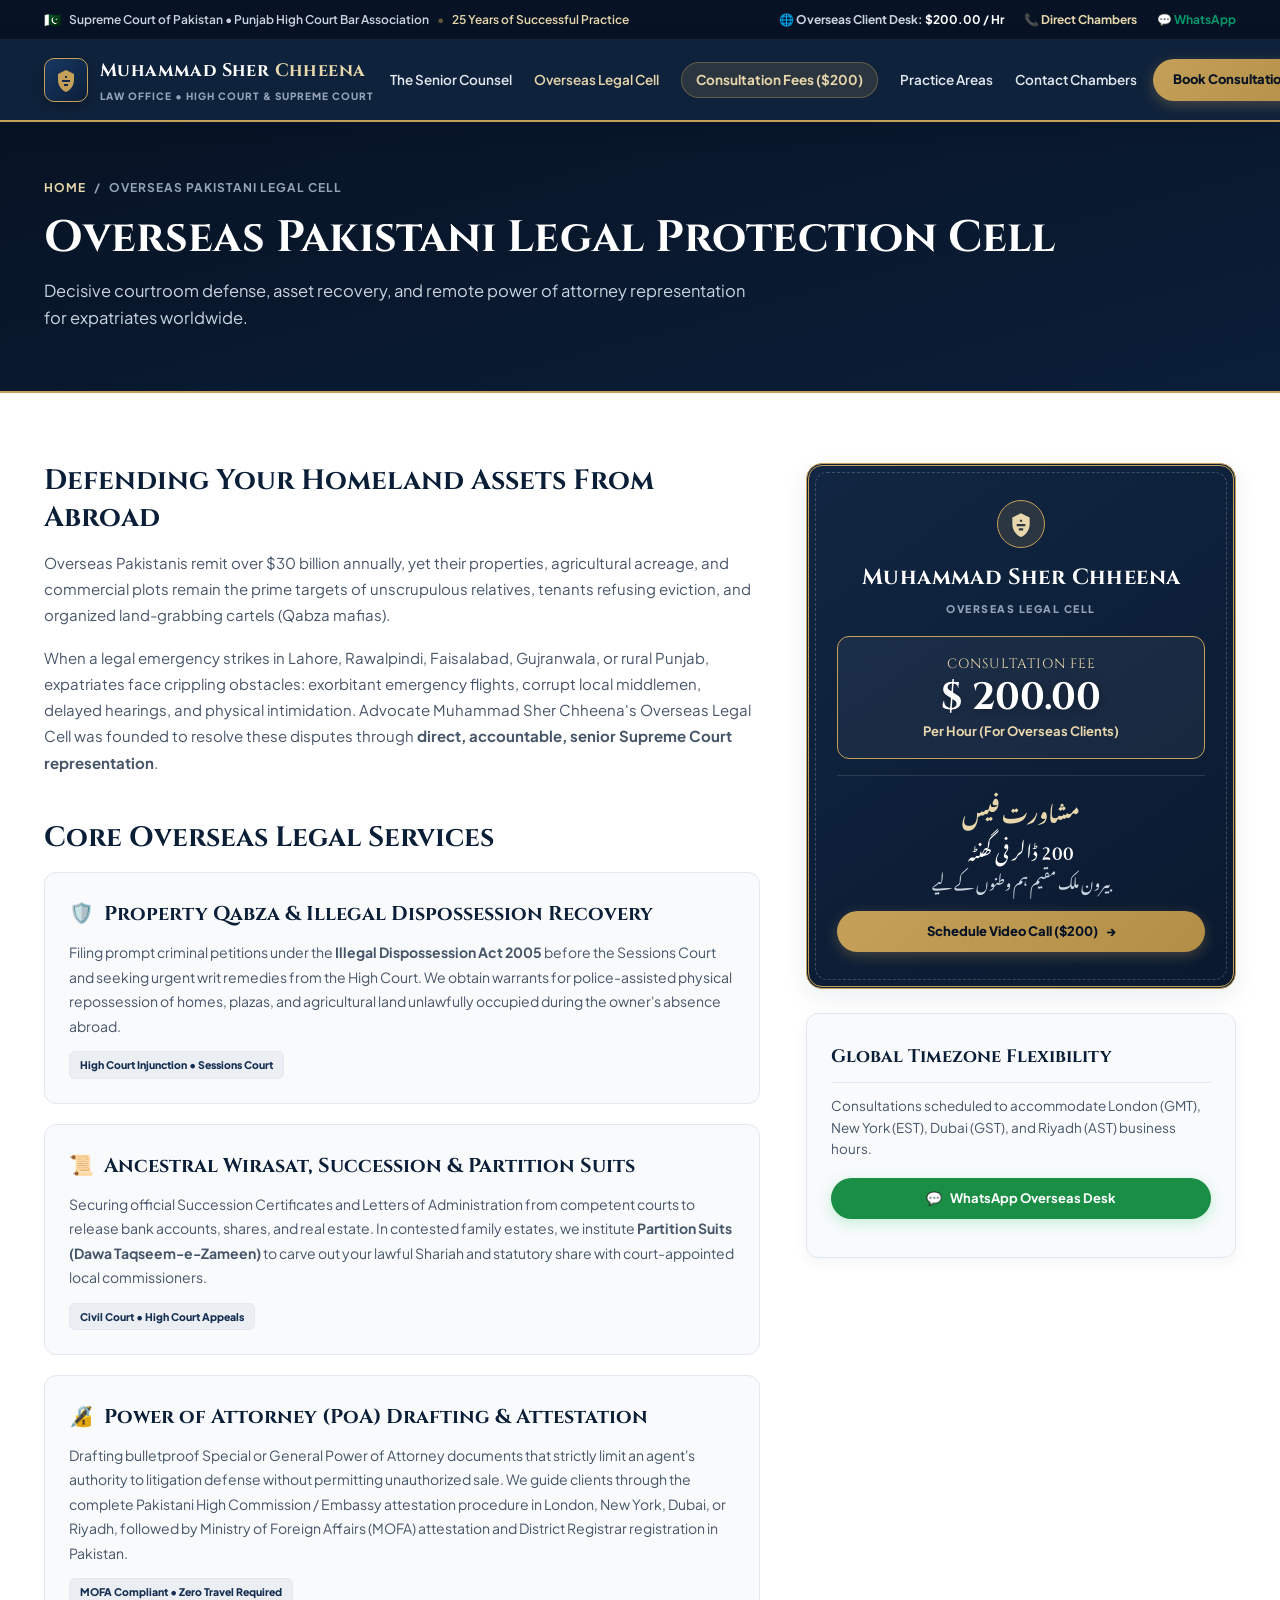
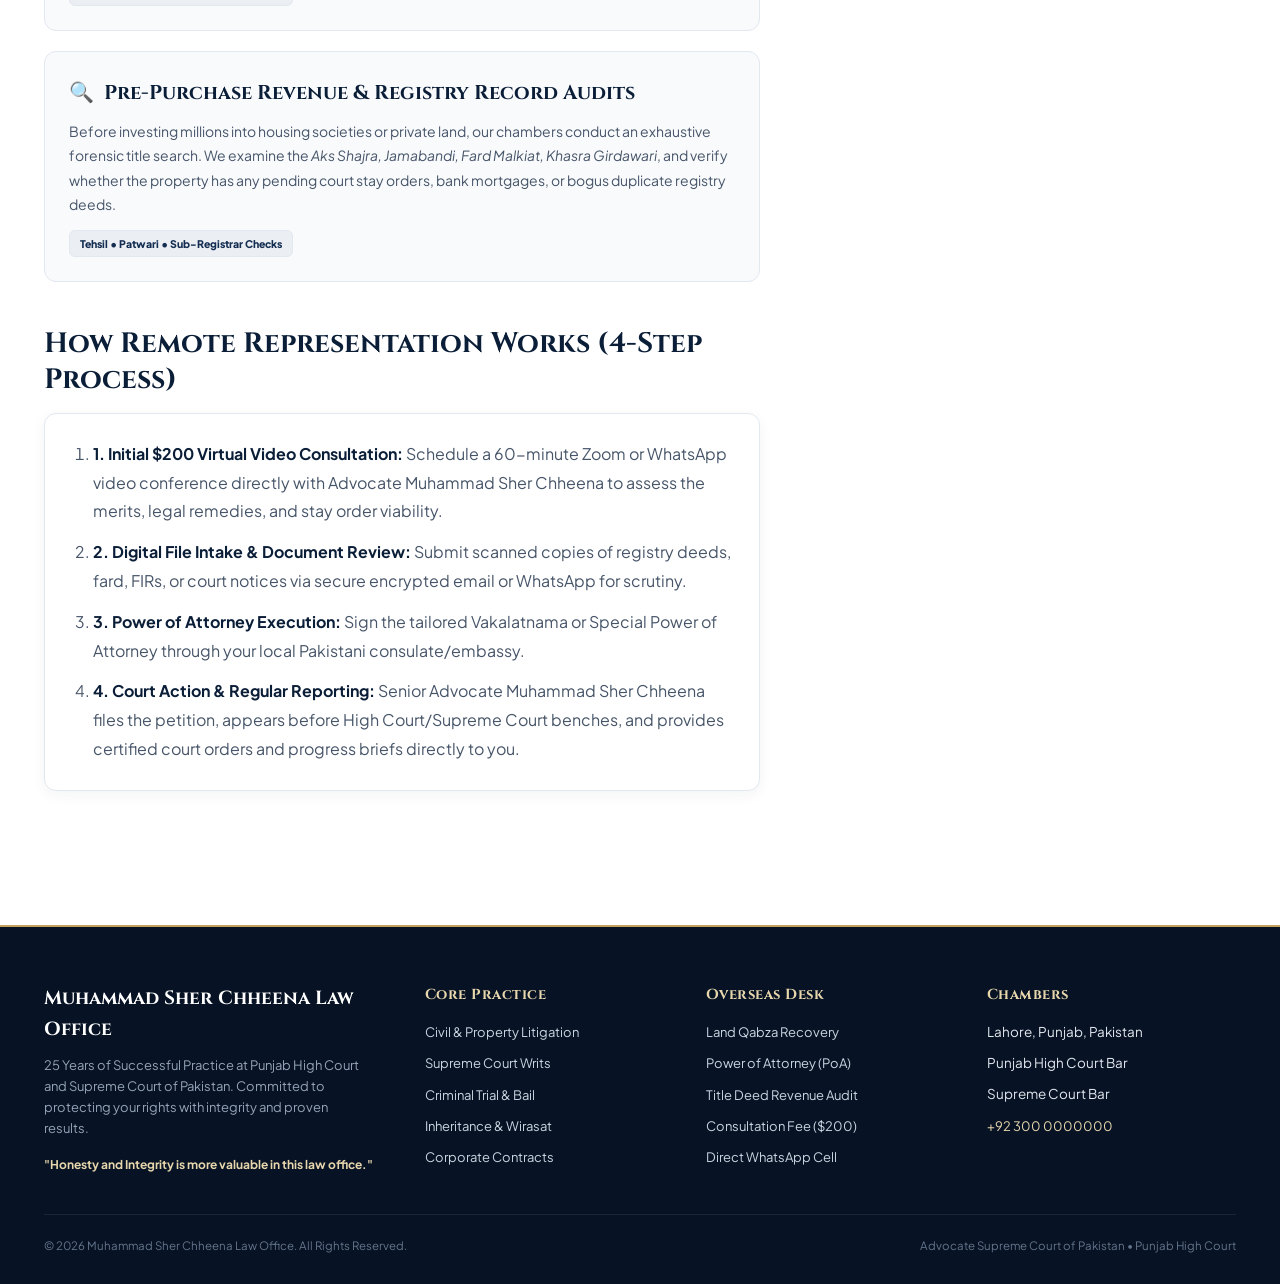
<file: overseas-cell.html>
<!DOCTYPE html>
<html lang="en">
<head>
  <meta charset="UTF-8" />
  <meta name="viewport" content="width=device-width, initial-scale=1.0, maximum-scale=5.0" />
  <title>Overseas Pakistani Legal Cell — Muhammad Sher Chheena Law Office | $200/Hr Consultation</title>
  
  <meta name="description" content="Dedicated legal protection for Overseas Pakistanis in the UK, USA, UAE, Canada, and Saudi Arabia. Property recovery, land qabza eviction, inheritance wirasat, and power of attorney." />

  <!-- Google Fonts -->
  <link rel="preconnect" href="https://fonts.googleapis.com" />
  <link rel="preconnect" href="https://fonts.gstatic.com" crossorigin />
  <link href="https://fonts.googleapis.com/css2?family=Cinzel:wght@500;600;700;800;900&family=Noto+Nastaliq+Urdu:wght@400;700&family=Playfair+Display:ital,wght@0,500;0,600;0,700;1,600&family=Plus+Jakarta+Sans:wght@400;500;600;700;800&display=swap" rel="stylesheet" />

  <!-- Stylesheet -->
  <link rel="stylesheet" href="css/styles.css" />
</head>
<body>

  <!-- ==================== TOP ANNOUNCEMENT STRIP ==================== -->
  <div class="top-bar">
    <div class="container top-bar-inner">
      <div class="top-bar-left">
        <span class="flag">🇵🇰</span>
        <span>Supreme Court of Pakistan &bull; Punjab High Court Bar Association</span>
        <span style="color:rgba(197,160,89,0.5)">&bull;</span>
        <span style="color:var(--gold-light)">25 Years of Successful Practice</span>
      </div>
      <div class="top-bar-right">
        <span>🌐 Overseas Client Desk: <strong style="color:#ffffff">$200.00 / Hr</strong></span>
        <a href="tel:+923000000000">📞 Direct Chambers</a>
        <a href="https://wa.me/923000000000" target="_blank" style="color:var(--emerald)">💬 WhatsApp</a>
      </div>
    </div>
  </div>

  <!-- ==================== EXECUTIVE NAVIGATION ==================== -->
  <header class="site-header">
    <div class="container header-inner">
      
      <!-- Brand Logo -->
      <a href="index.html" class="brand-logo">
        <div class="brand-crest">
          <svg viewBox="0 0 24 24"><path d="M12 2L4 6v6c0 5.55 3.84 10.74 8 12 4.16-1.26 8-6.45 8-12V6l-8-4zm-1 6h2v2h-2V8zm-3 4h8v2H8v-2zm2 4h4v2h-4v-2z"/></svg>
        </div>
        <div class="brand-details">
          <div class="brand-title">Muhammad Sher <span>Chheena</span></div>
          <div class="brand-subtitle">Law Office &bull; High Court &amp; Supreme Court</div>
        </div>
      </a>

      <!-- Desktop Navigation -->
      <nav class="desktop-nav">
        <a href="about.html">The Senior Counsel</a>
        <a href="overseas-cell.html" class="active">Overseas Legal Cell</a>
        <a href="consultation-fees.html" class="highlight-nav">Consultation Fees ($200)</a>
        <a href="practice-areas.html">Practice Areas</a>
        <a href="contact.html">Contact Chambers</a>
      </nav>

      <!-- Header Actions -->
      <div class="header-actions">
        <a href="consultation-fees.html" class="btn-gold">
          <span>Book Consultation</span>
          <span>&rarr;</span>
        </a>
        <button type="button" class="hamburger-btn" id="hamburgerBtn" onclick="toggleMobileNav()" aria-label="Toggle Navigation">
          ☰
        </button>
      </div>

    </div>

    <!-- Mobile Nav Drawer -->
    <div class="mobile-nav-drawer" id="mobileDrawer">
      <a href="consultation-fees.html" class="drawer-highlight">
        <span>💼 Consultation Fees ($200 / Hr)</span>
        <span>&rarr;</span>
      </a>
      <a href="overseas-cell.html">
        <span>🌍 Overseas Pakistani Legal Cell</span>
        <span>&rarr;</span>
      </a>
      <a href="about.html">
        <span>🏛️ Senior Counsel Muhammad Sher Chheena</span>
        <span>&rarr;</span>
      </a>
      <a href="practice-areas.html">
        <span>⚖️ High Court &amp; Supreme Court Practice</span>
        <span>&rarr;</span>
      </a>
      <a href="contact.html">
        <span>📝 Schedule Appointment / Send Case Files</span>
        <span>&rarr;</span>
      </a>
      <a href="tel:+923000000000" style="color:var(--gold-light)">
        <span>📞 Direct Call Office</span>
        <span>+92 300 0000000</span>
      </a>
      <a href="https://wa.me/923000000000" target="_blank" style="color:var(--emerald)">
        <span>💬 Direct WhatsApp with Advocate</span>
        <span>Online</span>
      </a>
    </div>
  </header>

  <!-- ==================== INNER HERO ==================== -->
  <section class="inner-hero">
    <div class="container">
      <div class="breadcrumb">
        <a href="index.html">Home</a>
        <span>/</span>
        <span>Overseas Pakistani Legal Cell</span>
      </div>
      <h1>Overseas Pakistani Legal Protection Cell</h1>
      <p>Decisive courtroom defense, asset recovery, and remote power of attorney representation for expatriates worldwide.</p>
    </div>
  </section>

  <!-- ==================== PAGE CONTENT LAYOUT ==================== -->
  <section class="page-layout">
    <div class="container page-grid-sidebar">
      
      <!-- Main Content Column -->
      <div class="main-content">
        
        <div class="content-block">
          <h2>Defending Your Homeland Assets From Abroad</h2>
          <p>
            Overseas Pakistanis remit over $30 billion annually, yet their properties, agricultural acreage, and commercial plots remain the prime targets of unscrupulous relatives, tenants refusing eviction, and organized land-grabbing cartels (Qabza mafias).
          </p>
          <p>
            When a legal emergency strikes in Lahore, Rawalpindi, Faisalabad, Gujranwala, or rural Punjab, expatriates face crippling obstacles: exorbitant emergency flights, corrupt local middlemen, delayed hearings, and physical intimidation. Advocate Muhammad Sher Chheena's Overseas Legal Cell was founded to resolve these disputes through <strong>direct, accountable, senior Supreme Court representation</strong>.
          </p>
        </div>

        <div class="content-block">
          <h2>Core Overseas Legal Services</h2>
          
          <div style="display:grid;grid-template-columns:1fr;gap:20px;margin-top:16px;">
            
            <div style="background:var(--bg-alabaster);border:1px solid var(--line-light);border-radius:var(--radius-md);padding:24px;">
              <h3 style="margin-top:0;color:var(--navy-primary);display:flex;align-items:center;gap:10px;">
                <span>🛡️</span> Property Qabza &amp; Illegal Dispossession Recovery
              </h3>
              <p style="font-size:14px;color:var(--text-secondary);margin-bottom:12px;">
                Filing prompt criminal petitions under the <strong>Illegal Dispossession Act 2005</strong> before the Sessions Court and seeking urgent writ remedies from the High Court. We obtain warrants for police-assisted physical repossession of homes, plazas, and agricultural land unlawfully occupied during the owner's absence abroad.
              </p>
              <span class="practice-court-tag">High Court Injunction &bull; Sessions Court</span>
            </div>

            <div style="background:var(--bg-alabaster);border:1px solid var(--line-light);border-radius:var(--radius-md);padding:24px;">
              <h3 style="margin-top:0;color:var(--navy-primary);display:flex;align-items:center;gap:10px;">
                <span>📜</span> Ancestral Wirasat, Succession &amp; Partition Suits
              </h3>
              <p style="font-size:14px;color:var(--text-secondary);margin-bottom:12px;">
                Securing official Succession Certificates and Letters of Administration from competent courts to release bank accounts, shares, and real estate. In contested family estates, we institute <strong>Partition Suits (Dawa Taqseem-e-Zameen)</strong> to carve out your lawful Shariah and statutory share with court-appointed local commissioners.
              </p>
              <span class="practice-court-tag">Civil Court &bull; High Court Appeals</span>
            </div>

            <div style="background:var(--bg-alabaster);border:1px solid var(--line-light);border-radius:var(--radius-md);padding:24px;">
              <h3 style="margin-top:0;color:var(--navy-primary);display:flex;align-items:center;gap:10px;">
                <span>🔏</span> Power of Attorney (PoA) Drafting &amp; Attestation
              </h3>
              <p style="font-size:14px;color:var(--text-secondary);margin-bottom:12px;">
                Drafting bulletproof Special or General Power of Attorney documents that strictly limit an agent's authority to litigation defense without permitting unauthorized sale. We guide clients through the complete Pakistani High Commission / Embassy attestation procedure in London, New York, Dubai, or Riyadh, followed by Ministry of Foreign Affairs (MOFA) attestation and District Registrar registration in Pakistan.
              </p>
              <span class="practice-court-tag">MOFA Compliant &bull; Zero Travel Required</span>
            </div>

            <div style="background:var(--bg-alabaster);border:1px solid var(--line-light);border-radius:var(--radius-md);padding:24px;">
              <h3 style="margin-top:0;color:var(--navy-primary);display:flex;align-items:center;gap:10px;">
                <span>🔍</span> Pre-Purchase Revenue &amp; Registry Record Audits
              </h3>
              <p style="font-size:14px;color:var(--text-secondary);margin-bottom:12px;">
                Before investing millions into housing societies or private land, our chambers conduct an exhaustive forensic title search. We examine the <em>Aks Shajra, Jamabandi, Fard Malkiat, Khasra Girdawari</em>, and verify whether the property has any pending court stay orders, bank mortgages, or bogus duplicate registry deeds.
              </p>
              <span class="practice-court-tag">Tehsil &bull; Patwari &bull; Sub-Registrar Checks</span>
            </div>

          </div>
        </div>

        <div class="content-block">
          <h2>How Remote Representation Works (4-Step Process)</h2>
          <div style="background:#ffffff;border:1.5px solid var(--line-light);border-radius:var(--radius-md);padding:26px;box-shadow:var(--shadow-subtle);">
            <ol style="margin-left:22px;color:var(--text-secondary);line-height:1.8;">
              <li style="margin-bottom:12px;">
                <strong style="color:var(--navy-primary);">1. Initial $200 Virtual Video Consultation:</strong> Schedule a 60-minute Zoom or WhatsApp video conference directly with Advocate Muhammad Sher Chheena to assess the merits, legal remedies, and stay order viability.
              </li>
              <li style="margin-bottom:12px;">
                <strong style="color:var(--navy-primary);">2. Digital File Intake &amp; Document Review:</strong> Submit scanned copies of registry deeds, fard, FIRs, or court notices via secure encrypted email or WhatsApp for scrutiny.
              </li>
              <li style="margin-bottom:12px;">
                <strong style="color:var(--navy-primary);">3. Power of Attorney Execution:</strong> Sign the tailored Vakalatnama or Special Power of Attorney through your local Pakistani consulate/embassy.
              </li>
              <li>
                <strong style="color:var(--navy-primary);">4. Court Action &amp; Regular Reporting:</strong> Senior Advocate Muhammad Sher Chheena files the petition, appears before High Court/Supreme Court benches, and provides certified court orders and progress briefs directly to you.
              </li>
            </ol>
          </div>
        </div>

      </div>

      <!-- Sticky Sidebar -->
      <aside class="sidebar-sticky">
        
        <!-- Plaque Widget -->
        <div class="law-plaque" style="box-shadow:var(--shadow-card);">
          <div class="plaque-header-crest">
            <svg viewBox="0 0 24 24"><path d="M12 2L4 6v6c0 5.55 3.84 10.74 8 12 4.16-1.26 8-6.45 8-12V6l-8-4zm-1 6h2v2h-2V8zm-3 4h8v2H8v-2zm2 4h4v2h-4v-2z"/></svg>
          </div>
          <div class="plaque-attorney">Muhammad Sher Chheena</div>
          <div class="plaque-office">Overseas Legal Cell</div>

          <div class="plaque-fee-badge">
            <div class="plaque-fee-title">Consultation Fee</div>
            <div class="plaque-fee-amount">$ 200.00</div>
            <div class="plaque-fee-unit">Per Hour (For Overseas Clients)</div>
          </div>

          <div class="plaque-urdu-block">
            <div class="plaque-urdu-title">مشاورت فیس</div>
            <div class="plaque-urdu-fee">200 ڈالر فی گھنٹہ</div>
            <div class="plaque-urdu-sub">بیرون ملک مقیم ہم وطنوں کے لیے</div>
          </div>

          <a href="contact.html" class="btn-gold plaque-btn">
            <span>Schedule Video Call ($200)</span>
            <span>&rarr;</span>
          </a>
        </div>

        <!-- Timezone Support Card -->
        <div class="sidebar-widget">
          <h4>Global Timezone Flexibility</h4>
          <p>Consultations scheduled to accommodate London (GMT), New York (EST), Dubai (GST), and Riyadh (AST) business hours.</p>
          <a href="https://wa.me/923000000000?text=Hello%20Advocate%20Muhammad%20Sher%20Chheena,%20I%20am%20an%20Overseas%20Pakistani%20and%20need%20a%20legal%20consultation." target="_blank" class="btn-whatsapp">
            <span>💬</span>
            <span>WhatsApp Overseas Desk</span>
          </a>
        </div>

      </aside>

    </div>
  </section>

  <!-- ==================== FOOTER ==================== -->
  <footer class="site-footer">
    <div class="container">
      <div class="footer-grid">
        <div class="footer-brand">
          <h4>Muhammad Sher Chheena Law Office</h4>
          <p>
            25 Years of Successful Practice at Punjab High Court and Supreme Court of Pakistan. Committed to protecting your rights with integrity and proven results.
          </p>
          <div style="font-size:12px;color:var(--gold-light);font-weight:700">
            "Honesty and Integrity is more valuable in this law office."
          </div>
        </div>

        <div class="footer-col">
          <h5>Core Practice</h5>
          <ul>
            <li><a href="practice-areas.html">Civil &amp; Property Litigation</a></li>
            <li><a href="practice-areas.html">Supreme Court Writs</a></li>
            <li><a href="practice-areas.html">Criminal Trial &amp; Bail</a></li>
            <li><a href="practice-areas.html">Inheritance &amp; Wirasat</a></li>
            <li><a href="practice-areas.html">Corporate Contracts</a></li>
          </ul>
        </div>

        <div class="footer-col">
          <h5>Overseas Desk</h5>
          <ul>
            <li><a href="overseas-cell.html">Land Qabza Recovery</a></li>
            <li><a href="overseas-cell.html">Power of Attorney (PoA)</a></li>
            <li><a href="overseas-cell.html">Title Deed Revenue Audit</a></li>
            <li><a href="consultation-fees.html">Consultation Fee ($200)</a></li>
            <li><a href="contact.html">Direct WhatsApp Cell</a></li>
          </ul>
        </div>

        <div class="footer-col">
          <h5>Chambers</h5>
          <ul>
            <li><span style="color:#e2e8f0">Lahore, Punjab, Pakistan</span></li>
            <li><span style="color:#e2e8f0">Punjab High Court Bar</span></li>
            <li><span style="color:#e2e8f0">Supreme Court Bar</span></li>
            <li><a href="tel:+923000000000" style="color:var(--gold-light)">+92 300 0000000</a></li>
          </ul>
        </div>
      </div>

      <div class="footer-bottom">
        <div>&copy; 2026 Muhammad Sher Chheena Law Office. All Rights Reserved.</div>
        <div>Advocate Supreme Court of Pakistan &bull; Punjab High Court</div>
      </div>
    </div>
  </footer>

  <!-- ==================== STICKY MOBILE BOTTOM BAR ==================== -->
  <div class="mobile-sticky-bar">
    <a href="tel:+923000000000" class="mob-call-btn">
      <span>📞</span>
      <span>Direct Call</span>
    </a>
    <a href="https://wa.me/923000000000?text=Hello%20Advocate%20Muhammad%20Sher%20Chheena,%20I%20would%20like%20to%20book%20a%20legal%20consultation." target="_blank" class="mob-wa-btn">
      <span>💬</span>
      <span>WhatsApp Office</span>
    </a>
  </div>

  <!-- JavaScript -->
  <script src="js/main.js"></script>
</body>
</html>
</file>
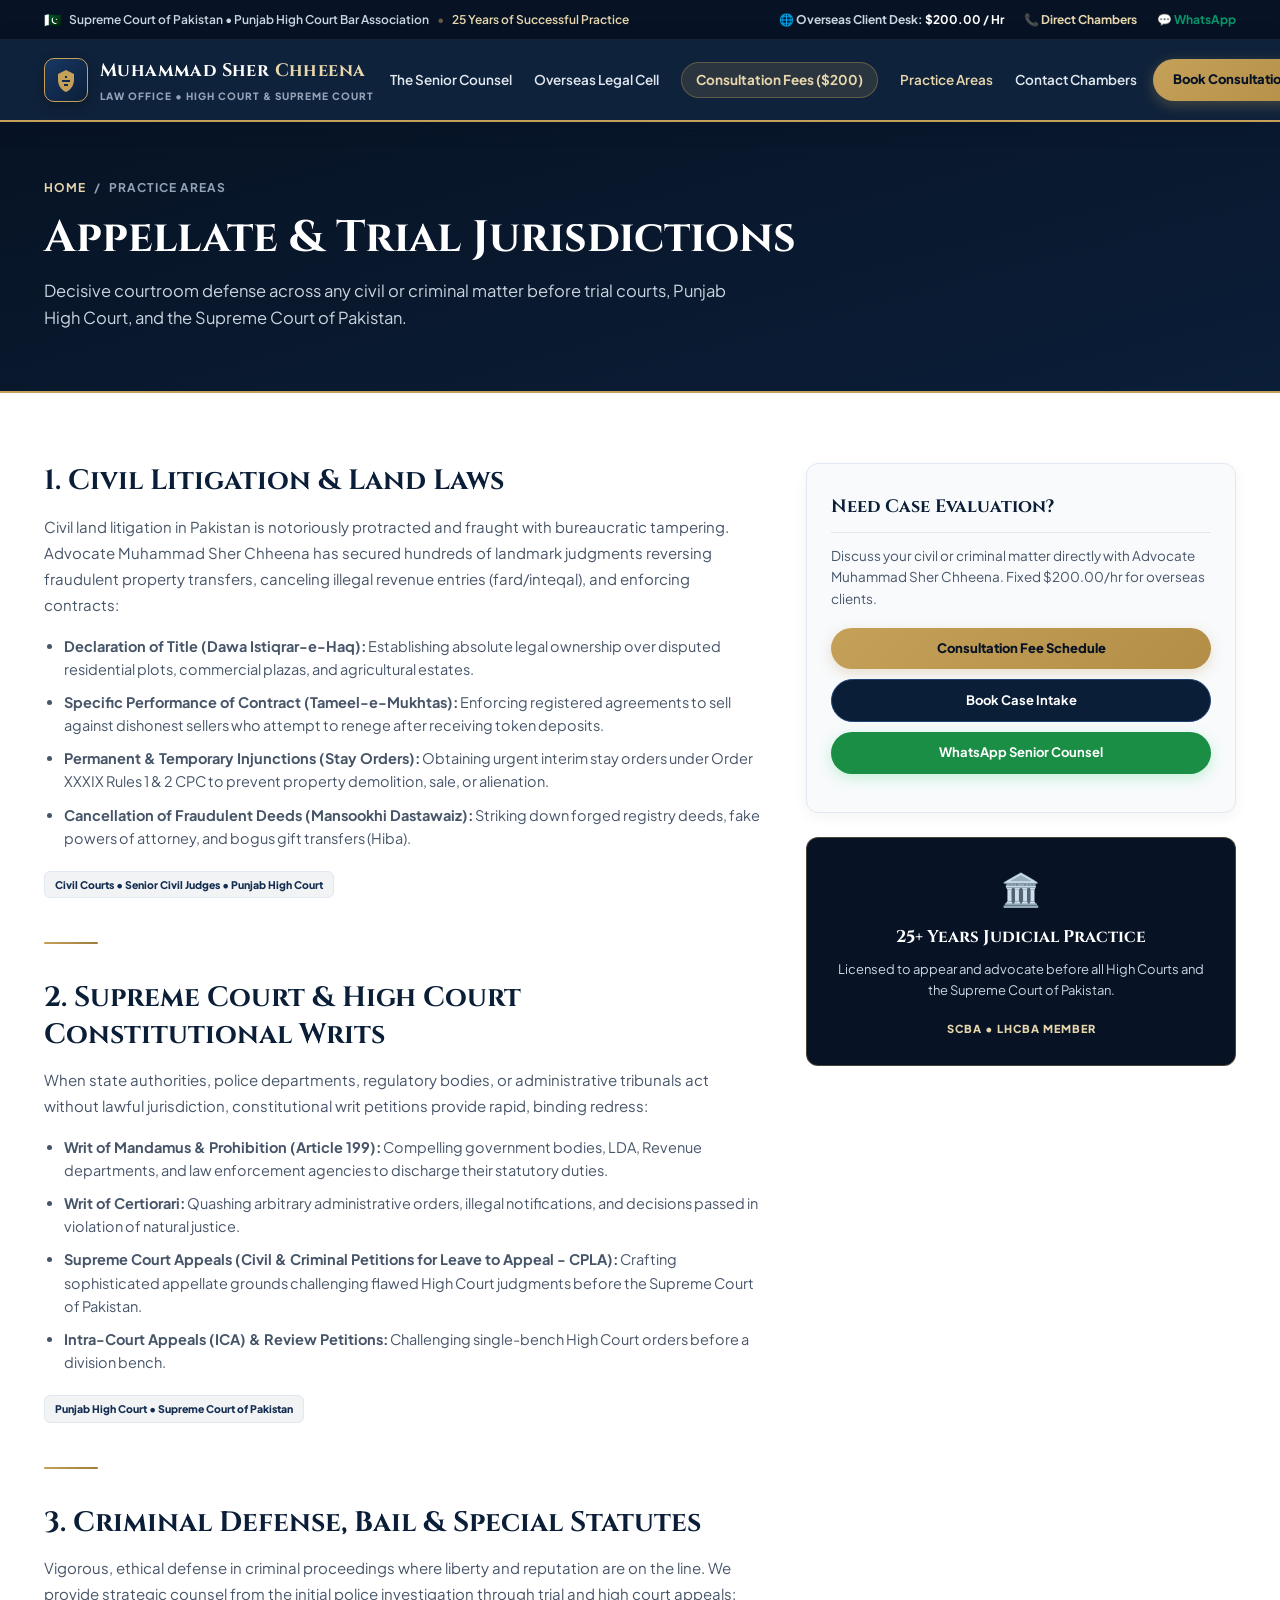
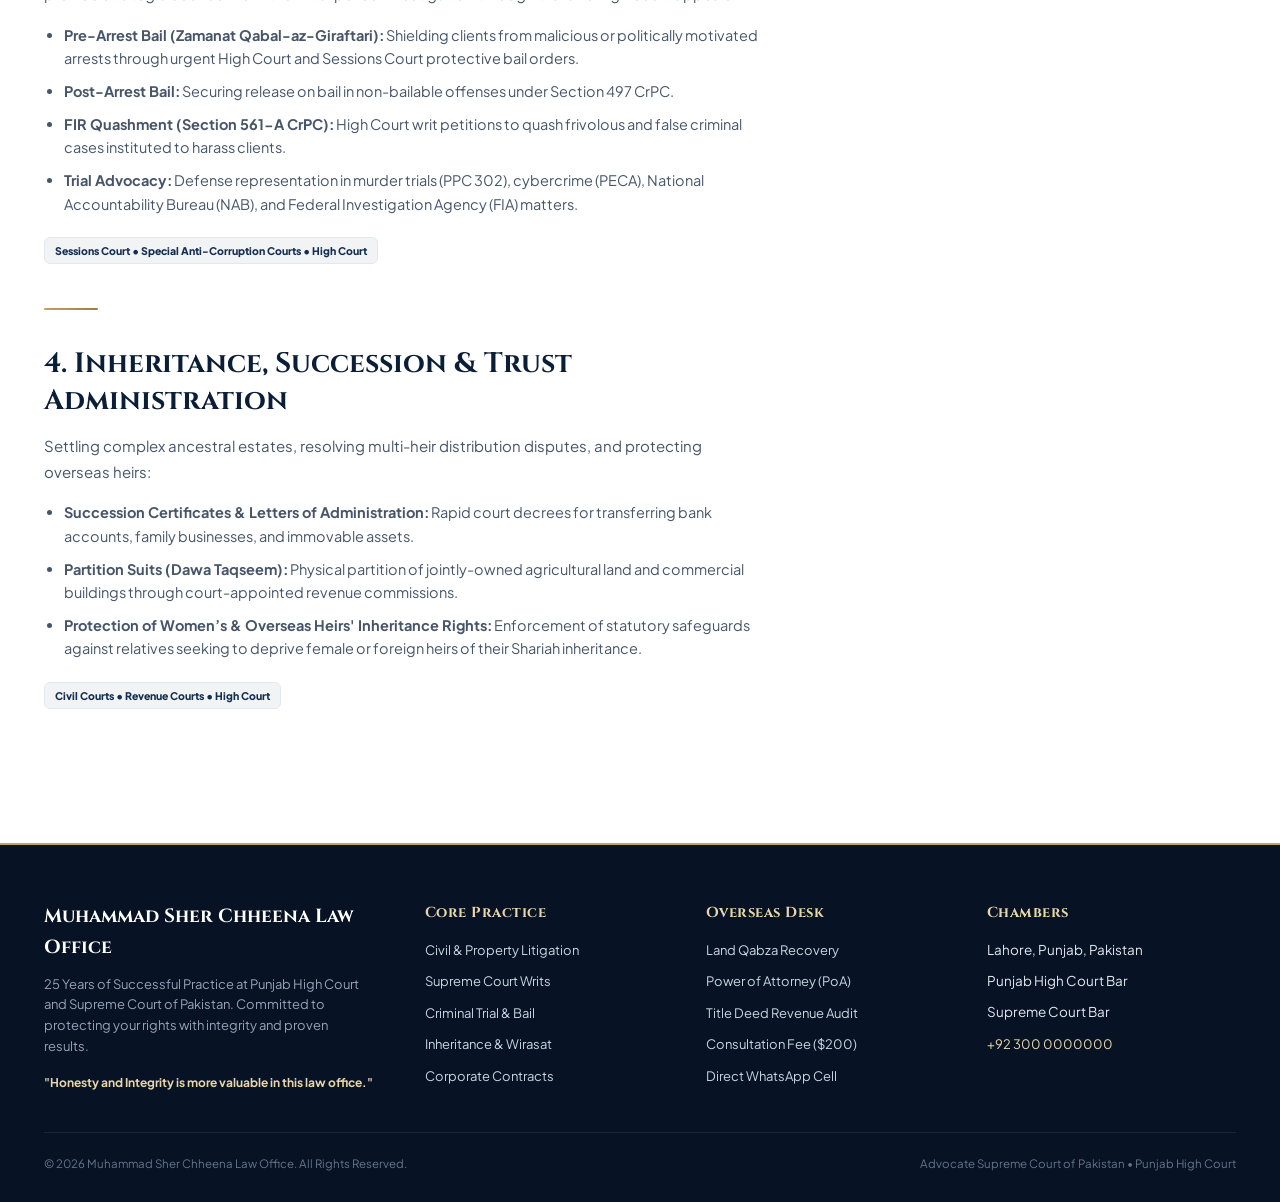
<file: practice-areas.html>
<!DOCTYPE html>
<html lang="en">
<head>
  <meta charset="UTF-8" />
  <meta name="viewport" content="width=device-width, initial-scale=1.0, maximum-scale=5.0" />
  <title>Practice Areas — Muhammad Sher Chheena Law Office | High Court & Supreme Court</title>
  
  <meta name="description" content="Comprehensive legal practice areas of Advocate Muhammad Sher Chheena: Civil litigation, property disputes, constitutional writs, criminal bail, and Supreme Court appeals." />

  <!-- Google Fonts -->
  <link rel="preconnect" href="https://fonts.googleapis.com" />
  <link rel="preconnect" href="https://fonts.gstatic.com" crossorigin />
  <link href="https://fonts.googleapis.com/css2?family=Cinzel:wght@500;600;700;800;900&family=Noto+Nastaliq+Urdu:wght@400;700&family=Playfair+Display:ital,wght@0,500;0,600;0,700;1,600&family=Plus+Jakarta+Sans:wght@400;500;600;700;800&display=swap" rel="stylesheet" />

  <!-- Stylesheet -->
  <link rel="stylesheet" href="css/styles.css" />
</head>
<body>

  <!-- ==================== TOP ANNOUNCEMENT STRIP ==================== -->
  <div class="top-bar">
    <div class="container top-bar-inner">
      <div class="top-bar-left">
        <span class="flag">🇵🇰</span>
        <span>Supreme Court of Pakistan &bull; Punjab High Court Bar Association</span>
        <span style="color:rgba(197,160,89,0.5)">&bull;</span>
        <span style="color:var(--gold-light)">25 Years of Successful Practice</span>
      </div>
      <div class="top-bar-right">
        <span>🌐 Overseas Client Desk: <strong style="color:#ffffff">$200.00 / Hr</strong></span>
        <a href="tel:+923000000000">📞 Direct Chambers</a>
        <a href="https://wa.me/923000000000" target="_blank" style="color:var(--emerald)">💬 WhatsApp</a>
      </div>
    </div>
  </div>

  <!-- ==================== EXECUTIVE NAVIGATION ==================== -->
  <header class="site-header">
    <div class="container header-inner">
      
      <!-- Brand Logo -->
      <a href="index.html" class="brand-logo">
        <div class="brand-crest">
          <svg viewBox="0 0 24 24"><path d="M12 2L4 6v6c0 5.55 3.84 10.74 8 12 4.16-1.26 8-6.45 8-12V6l-8-4zm-1 6h2v2h-2V8zm-3 4h8v2H8v-2zm2 4h4v2h-4v-2z"/></svg>
        </div>
        <div class="brand-details">
          <div class="brand-title">Muhammad Sher <span>Chheena</span></div>
          <div class="brand-subtitle">Law Office &bull; High Court &amp; Supreme Court</div>
        </div>
      </a>

      <!-- Desktop Navigation -->
      <nav class="desktop-nav">
        <a href="about.html">The Senior Counsel</a>
        <a href="overseas-cell.html">Overseas Legal Cell</a>
        <a href="consultation-fees.html" class="highlight-nav">Consultation Fees ($200)</a>
        <a href="practice-areas.html" class="active">Practice Areas</a>
        <a href="contact.html">Contact Chambers</a>
      </nav>

      <!-- Header Actions -->
      <div class="header-actions">
        <a href="consultation-fees.html" class="btn-gold">
          <span>Book Consultation</span>
          <span>&rarr;</span>
        </a>
        <button type="button" class="hamburger-btn" id="hamburgerBtn" onclick="toggleMobileNav()" aria-label="Toggle Navigation">
          ☰
        </button>
      </div>

    </div>

    <!-- Mobile Nav Drawer -->
    <div class="mobile-nav-drawer" id="mobileDrawer">
      <a href="consultation-fees.html" class="drawer-highlight">
        <span>💼 Consultation Fees ($200 / Hr)</span>
        <span>&rarr;</span>
      </a>
      <a href="practice-areas.html">
        <span>⚖️ High Court &amp; Supreme Court Practice</span>
        <span>&rarr;</span>
      </a>
      <a href="about.html">
        <span>🏛️ Senior Counsel Muhammad Sher Chheena</span>
        <span>&rarr;</span>
      </a>
      <a href="overseas-cell.html">
        <span>🌍 Overseas Pakistani Legal Cell</span>
        <span>&rarr;</span>
      </a>
      <a href="contact.html">
        <span>📝 Schedule Appointment / Send Case Files</span>
        <span>&rarr;</span>
      </a>
      <a href="tel:+923000000000" style="color:var(--gold-light)">
        <span>📞 Direct Call Office</span>
        <span>+92 300 0000000</span>
      </a>
      <a href="https://wa.me/923000000000" target="_blank" style="color:var(--emerald)">
        <span>💬 Direct WhatsApp with Advocate</span>
        <span>Online</span>
      </a>
    </div>
  </header>

  <!-- ==================== INNER HERO ==================== -->
  <section class="inner-hero">
    <div class="container">
      <div class="breadcrumb">
        <a href="index.html">Home</a>
        <span>/</span>
        <span>Practice Areas</span>
      </div>
      <h1>Appellate &amp; Trial Jurisdictions</h1>
      <p>Decisive courtroom defense across any civil or criminal matter before trial courts, Punjab High Court, and the Supreme Court of Pakistan.</p>
    </div>
  </section>

  <!-- ==================== PRACTICE DIRECTORY ==================== -->
  <section class="page-layout">
    <div class="container page-grid-sidebar">
      
      <!-- Main Practice List -->
      <div class="main-content">
        
        <!-- Area 1: Civil & Property -->
        <div class="content-block">
          <h2>1. Civil Litigation &amp; Land Laws</h2>
          <p>
            Civil land litigation in Pakistan is notoriously protracted and fraught with bureaucratic tampering. Advocate Muhammad Sher Chheena has secured hundreds of landmark judgments reversing fraudulent property transfers, canceling illegal revenue entries (fard/inteqal), and enforcing contracts:
          </p>
          <ul>
            <li><strong>Declaration of Title (Dawa Istiqrar-e-Haq):</strong> Establishing absolute legal ownership over disputed residential plots, commercial plazas, and agricultural estates.</li>
            <li><strong>Specific Performance of Contract (Tameel-e-Mukhtas):</strong> Enforcing registered agreements to sell against dishonest sellers who attempt to renege after receiving token deposits.</li>
            <li><strong>Permanent &amp; Temporary Injunctions (Stay Orders):</strong> Obtaining urgent interim stay orders under Order XXXIX Rules 1 &amp; 2 CPC to prevent property demolition, sale, or alienation.</li>
            <li><strong>Cancellation of Fraudulent Deeds (Mansookhi Dastawaiz):</strong> Striking down forged registry deeds, fake powers of attorney, and bogus gift transfers (Hiba).</li>
          </ul>
          <span class="practice-court-tag">Civil Courts &bull; Senior Civil Judges &bull; Punjab High Court</span>
        </div>

        <div class="gold-divider" style="margin: 36px 0;"></div>

        <!-- Area 2: Supreme Court Writs -->
        <div class="content-block">
          <h2>2. Supreme Court &amp; High Court Constitutional Writs</h2>
          <p>
            When state authorities, police departments, regulatory bodies, or administrative tribunals act without lawful jurisdiction, constitutional writ petitions provide rapid, binding redress:
          </p>
          <ul>
            <li><strong>Writ of Mandamus &amp; Prohibition (Article 199):</strong> Compelling government bodies, LDA, Revenue departments, and law enforcement agencies to discharge their statutory duties.</li>
            <li><strong>Writ of Certiorari:</strong> Quashing arbitrary administrative orders, illegal notifications, and decisions passed in violation of natural justice.</li>
            <li><strong>Supreme Court Appeals (Civil &amp; Criminal Petitions for Leave to Appeal - CPLA):</strong> Crafting sophisticated appellate grounds challenging flawed High Court judgments before the Supreme Court of Pakistan.</li>
            <li><strong>Intra-Court Appeals (ICA) &amp; Review Petitions:</strong> Challenging single-bench High Court orders before a division bench.</li>
          </ul>
          <span class="practice-court-tag">Punjab High Court &bull; Supreme Court of Pakistan</span>
        </div>

        <div class="gold-divider" style="margin: 36px 0;"></div>

        <!-- Area 3: Criminal Defense -->
        <div class="content-block">
          <h2>3. Criminal Defense, Bail &amp; Special Statutes</h2>
          <p>
            Vigorous, ethical defense in criminal proceedings where liberty and reputation are on the line. We provide strategic counsel from the initial police investigation through trial and high court appeals:
          </p>
          <ul>
            <li><strong>Pre-Arrest Bail (Zamanat Qabal-az-Giraftari):</strong> Shielding clients from malicious or politically motivated arrests through urgent High Court and Sessions Court protective bail orders.</li>
            <li><strong>Post-Arrest Bail:</strong> Securing release on bail in non-bailable offenses under Section 497 CrPC.</li>
            <li><strong>FIR Quashment (Section 561-A CrPC):</strong> High Court writ petitions to quash frivolous and false criminal cases instituted to harass clients.</li>
            <li><strong>Trial Advocacy:</strong> Defense representation in murder trials (PPC 302), cybercrime (PECA), National Accountability Bureau (NAB), and Federal Investigation Agency (FIA) matters.</li>
          </ul>
          <span class="practice-court-tag">Sessions Court &bull; Special Anti-Corruption Courts &bull; High Court</span>
        </div>

        <div class="gold-divider" style="margin: 36px 0;"></div>

        <!-- Area 4: Inheritance & Wirasat -->
        <div class="content-block">
          <h2>4. Inheritance, Succession &amp; Trust Administration</h2>
          <p>
            Settling complex ancestral estates, resolving multi-heir distribution disputes, and protecting overseas heirs:
          </p>
          <ul>
            <li><strong>Succession Certificates &amp; Letters of Administration:</strong> Rapid court decrees for transferring bank accounts, family businesses, and immovable assets.</li>
            <li><strong>Partition Suits (Dawa Taqseem):</strong> Physical partition of jointly-owned agricultural land and commercial buildings through court-appointed revenue commissions.</li>
            <li><strong>Protection of Women’s &amp; Overseas Heirs' Inheritance Rights:</strong> Enforcement of statutory safeguards against relatives seeking to deprive female or foreign heirs of their Shariah inheritance.</li>
          </ul>
          <span class="practice-court-tag">Civil Courts &bull; Revenue Courts &bull; High Court</span>
        </div>

      </div>

      <!-- Sticky Sidebar -->
      <aside class="sidebar-sticky">
        
        <!-- Consultation Widget -->
        <div class="sidebar-widget">
          <h4>Need Case Evaluation?</h4>
          <p>Discuss your civil or criminal matter directly with Advocate Muhammad Sher Chheena. Fixed $200.00/hr for overseas clients.</p>
          <a href="consultation-fees.html" class="btn-gold">Consultation Fee Schedule</a>
          <a href="contact.html" class="btn-navy">Book Case Intake</a>
          <a href="https://wa.me/923000000000" target="_blank" class="btn-whatsapp">WhatsApp Senior Counsel</a>
        </div>

        <!-- Credibility Banner -->
        <div style="background:var(--navy-deep);color:#ffffff;border-radius:var(--radius-md);padding:24px;border:1px solid var(--gold-border);text-align:center;">
          <div style="font-size:32px;margin-bottom:8px;">🏛️</div>
          <h5 style="font-family:var(--font-serif);font-size:17px;color:#ffffff;margin-bottom:8px;">25+ Years Judicial Practice</h5>
          <p style="font-size:13px;color:#cbd5e1;line-height:1.6;margin-bottom:14px;">
            Licensed to appear and advocate before all High Courts and the Supreme Court of Pakistan.
          </p>
          <span style="font-size:11px;font-weight:800;color:var(--gold-light);text-transform:uppercase;letter-spacing:1px;">SCBA &bull; LHCBA Member</span>
        </div>

      </aside>

    </div>
  </section>

  <!-- ==================== FOOTER ==================== -->
  <footer class="site-footer">
    <div class="container">
      <div class="footer-grid">
        <div class="footer-brand">
          <h4>Muhammad Sher Chheena Law Office</h4>
          <p>
            25 Years of Successful Practice at Punjab High Court and Supreme Court of Pakistan. Committed to protecting your rights with integrity and proven results.
          </p>
          <div style="font-size:12px;color:var(--gold-light);font-weight:700">
            "Honesty and Integrity is more valuable in this law office."
          </div>
        </div>

        <div class="footer-col">
          <h5>Core Practice</h5>
          <ul>
            <li><a href="practice-areas.html">Civil &amp; Property Litigation</a></li>
            <li><a href="practice-areas.html">Supreme Court Writs</a></li>
            <li><a href="practice-areas.html">Criminal Trial &amp; Bail</a></li>
            <li><a href="practice-areas.html">Inheritance &amp; Wirasat</a></li>
            <li><a href="practice-areas.html">Corporate Contracts</a></li>
          </ul>
        </div>

        <div class="footer-col">
          <h5>Overseas Desk</h5>
          <ul>
            <li><a href="overseas-cell.html">Land Qabza Recovery</a></li>
            <li><a href="overseas-cell.html">Power of Attorney (PoA)</a></li>
            <li><a href="overseas-cell.html">Title Deed Revenue Audit</a></li>
            <li><a href="consultation-fees.html">Consultation Fee ($200)</a></li>
            <li><a href="contact.html">Direct WhatsApp Cell</a></li>
          </ul>
        </div>

        <div class="footer-col">
          <h5>Chambers</h5>
          <ul>
            <li><span style="color:#e2e8f0">Lahore, Punjab, Pakistan</span></li>
            <li><span style="color:#e2e8f0">Punjab High Court Bar</span></li>
            <li><span style="color:#e2e8f0">Supreme Court Bar</span></li>
            <li><a href="tel:+923000000000" style="color:var(--gold-light)">+92 300 0000000</a></li>
          </ul>
        </div>
      </div>

      <div class="footer-bottom">
        <div>&copy; 2026 Muhammad Sher Chheena Law Office. All Rights Reserved.</div>
        <div>Advocate Supreme Court of Pakistan &bull; Punjab High Court</div>
      </div>
    </div>
  </footer>

  <!-- ==================== STICKY MOBILE BOTTOM BAR ==================== -->
  <div class="mobile-sticky-bar">
    <a href="tel:+923000000000" class="mob-call-btn">
      <span>📞</span>
      <span>Direct Call</span>
    </a>
    <a href="https://wa.me/923000000000?text=Hello%20Advocate%20Muhammad%20Sher%20Chheena,%20I%20would%20like%20to%20book%20a%20legal%20consultation." target="_blank" class="mob-wa-btn">
      <span>💬</span>
      <span>WhatsApp Office</span>
    </a>
  </div>

  <!-- JavaScript -->
  <script src="js/main.js"></script>
</body>
</html>
</file>
<file: css/styles.css>
/* ==========================================================================
   MUHAMMAD SHER CHHEENA LAW OFFICE — OFFICIAL STYLESHEET
   Aesthetic: World-Class Oxford Navy & Crisp White Legal Chambers
   Architecture: Big-Law Institutional Web Design
   ========================================================================== */

:root {
  /* Elite Law Firm Color Palette */
  --navy-deep: #071324;
  --navy-primary: #0b1e38;
  --navy-medium: #142e52;
  --navy-light: #1f4273;
  --navy-soft: #f0f4f9;
  
  /* Antique Legal Gold & Brass */
  --gold-primary: #c5a059;
  --gold-dark: #9e7d3b;
  --gold-light: #e8d7ad;
  --gold-subtle: rgba(197, 160, 89, 0.12);
  --gold-border: rgba(197, 160, 89, 0.35);

  /* Backgrounds (Editorial White & Warm Alabaster) */
  --bg-white: #ffffff;
  --bg-alabaster: #f8fafc;
  --bg-cream: #f4f6f9;
  --bg-card: #ffffff;
  
  /* Text & Charcoal Tones */
  --text-primary: #0f172a;
  --text-navy: #0b1e38;
  --text-secondary: #475569;
  --text-muted: #64748b;
  --text-light: #f8fafc;
  
  /* Lines & Borders */
  --line-light: #e2e8f0;
  --line-medium: #cbd5e1;
  --border-gold: rgba(197, 160, 89, 0.3);
  
  /* Accents */
  --emerald: #059669;
  --whatsapp: #25d366;
  
  /* Typography */
  --font-serif: 'Cinzel', 'Playfair Display', Georgia, serif;
  --font-sans: 'Plus Jakarta Sans', -apple-system, BlinkMacSystemFont, sans-serif;
  --font-urdu: 'Noto Nastaliq Urdu', 'Jameel Noori Nastaliq', serif;

  /* Shadows */
  --shadow-subtle: 0 4px 14px rgba(15, 35, 61, 0.05);
  --shadow-card: 0 8px 24px rgba(15, 35, 61, 0.08);
  --shadow-hover: 0 16px 36px rgba(15, 35, 61, 0.12);
  --shadow-navy: 0 12px 32px rgba(7, 19, 36, 0.4);
  
  --radius-sm: 6px;
  --radius-md: 12px;
  --radius-lg: 16px;
}

*, *::before, *::after {
  box-sizing: border-box;
  margin: 0;
  padding: 0;
}

html {
  scroll-behavior: smooth;
  -webkit-text-size-adjust: 100%;
}

body {
  font-family: var(--font-sans);
  background-color: var(--bg-white);
  color: var(--text-primary);
  line-height: 1.65;
  overflow-x: hidden;
  padding-bottom: 74px; /* Space for mobile sticky action bar */
}

@media (min-width: 900px) {
  body { padding-bottom: 0; }
}

/* Container */
.container {
  max-width: 1240px;
  margin: 0 auto;
  padding: 0 24px;
}

/* Section Header Typography */
.section-head {
  text-align: center;
  margin-bottom: 52px;
}

.section-kicker {
  font-size: 12px;
  font-weight: 800;
  letter-spacing: 2px;
  text-transform: uppercase;
  color: var(--gold-dark);
  display: inline-block;
  margin-bottom: 8px;
}

.section-title {
  font-family: var(--font-serif);
  font-size: clamp(26px, 3.8vw, 38px);
  color: var(--navy-primary);
  font-weight: 700;
  line-height: 1.25;
}

.gold-divider {
  height: 2px;
  width: 54px;
  background: linear-gradient(90deg, var(--gold-primary), var(--gold-dark));
  margin: 16px auto;
  border-radius: 2px;
}

.section-subtitle {
  color: var(--text-secondary);
  font-size: clamp(14.5px, 1.8vw, 16.5px);
  max-width: 680px;
  margin: 0 auto;
}

/* ==========================================================================
   TOP EXECUTIVE ANNOUNCEMENT STRIP
   ========================================================================== */
.top-bar {
  background: var(--navy-deep);
  border-bottom: 1px solid rgba(255, 255, 255, 0.08);
  padding: 8px 0;
  font-size: 12px;
  color: #cbd5e1;
}

.top-bar-inner {
  display: flex;
  align-items: center;
  justify-content: space-between;
  gap: 12px;
}

.top-bar-left {
  display: flex;
  align-items: center;
  gap: 8px;
  font-weight: 600;
}

.top-bar-left span.flag {
  font-size: 14px;
}

.top-bar-right {
  display: flex;
  align-items: center;
  gap: 20px;
  font-weight: 700;
}

.top-bar-right a {
  color: var(--gold-light);
  text-decoration: none;
  display: inline-flex;
  align-items: center;
  gap: 6px;
  transition: color 0.2s;
}

.top-bar-right a:hover {
  color: #ffffff;
}

@media (max-width: 768px) {
  .top-bar-inner {
    justify-content: center;
    text-align: center;
  }
  .top-bar-right {
    display: none;
  }
  .top-bar-left {
    font-size: 10px;
    letter-spacing: 0.3px;
  }
}

/* ==========================================================================
   EXECUTIVE NAVIGATION (OXFORD NAVY WITH GOLD ACCENTS)
   ========================================================================== */
.site-header {
  position: sticky;
  top: 0;
  z-index: 1000;
  background: rgba(11, 30, 56, 0.98);
  backdrop-filter: blur(14px);
  -webkit-backdrop-filter: blur(14px);
  border-bottom: 2px solid var(--gold-primary);
  box-shadow: 0 4px 20px rgba(7, 19, 36, 0.3);
  transition: all 0.3s ease;
}

.header-inner {
  display: flex;
  align-items: center;
  justify-content: space-between;
  height: 80px;
  gap: 16px;
}

/* Brand Logo */
.brand-logo {
  display: flex;
  align-items: center;
  gap: 12px;
  text-decoration: none;
  min-width: 0;
  flex-shrink: 0;
}

.brand-crest {
  width: 44px;
  height: 44px;
  background: linear-gradient(135deg, #183863, #0b1e38);
  border: 1.5px solid var(--gold-primary);
  border-radius: 10px;
  display: flex;
  align-items: center;
  justify-content: center;
  box-shadow: 0 4px 12px rgba(0, 0, 0, 0.3);
  flex-shrink: 0;
}

.brand-crest svg {
  width: 24px;
  height: 24px;
  fill: var(--gold-primary);
}

.brand-details {
  display: flex;
  flex-direction: column;
  justify-content: center;
  min-width: 0;
}

.brand-title {
  font-family: var(--font-serif);
  font-size: 18px;
  font-weight: 700;
  color: #ffffff;
  letter-spacing: 0.4px;
  white-space: nowrap;
}

.brand-title span {
  color: var(--gold-light);
}

.brand-subtitle {
  font-size: 10px;
  font-weight: 800;
  color: #94a3b8;
  letter-spacing: 1px;
  text-transform: uppercase;
  white-space: nowrap;
  margin-top: 2px;
}

/* Desktop Navigation */
.desktop-nav {
  display: flex;
  align-items: center;
  gap: 22px;
}

.desktop-nav a {
  color: #e2e8f0;
  text-decoration: none;
  font-size: 13.5px;
  font-weight: 600;
  transition: color 0.2s ease;
  white-space: nowrap;
  padding: 6px 0;
}

.desktop-nav a:hover,
.desktop-nav a.active {
  color: var(--gold-light);
}

.desktop-nav a.highlight-nav {
  background: rgba(197, 160, 89, 0.15);
  border: 1px solid var(--gold-border);
  color: var(--gold-light);
  padding: 6px 14px;
  border-radius: 99px;
  font-weight: 700;
}

/* Header Buttons */
.header-actions {
  display: flex;
  align-items: center;
  gap: 12px;
  flex-shrink: 0;
}

.btn-gold {
  background: linear-gradient(135deg, #c5a059, #b38e46);
  color: #071324;
  font-weight: 800;
  font-size: 13px;
  padding: 10px 20px;
  border-radius: 99px;
  text-decoration: none;
  display: inline-flex;
  align-items: center;
  gap: 8px;
  box-shadow: 0 4px 14px rgba(197, 160, 89, 0.3);
  border: none;
  cursor: pointer;
  transition: all 0.25s ease;
  white-space: nowrap;
}

.btn-gold:hover {
  background: linear-gradient(135deg, #d4af37, #c5a059);
  transform: translateY(-2px);
  box-shadow: 0 8px 20px rgba(197, 160, 89, 0.4);
}

.btn-navy {
  background: var(--navy-primary);
  color: #ffffff;
  font-weight: 700;
  font-size: 13px;
  padding: 10px 20px;
  border-radius: 99px;
  text-decoration: none;
  display: inline-flex;
  align-items: center;
  gap: 8px;
  border: 1.5px solid var(--navy-light);
  cursor: pointer;
  transition: all 0.25s ease;
  white-space: nowrap;
}

.btn-navy:hover {
  background: var(--navy-medium);
  border-color: var(--gold-primary);
}

.btn-outline-gold {
  background: transparent;
  color: var(--gold-light);
  font-weight: 700;
  font-size: 13px;
  padding: 10px 20px;
  border-radius: 99px;
  text-decoration: none;
  display: inline-flex;
  align-items: center;
  gap: 8px;
  border: 1.5px solid var(--gold-border);
  cursor: pointer;
  transition: all 0.25s ease;
  white-space: nowrap;
}

.btn-outline-gold:hover {
  background: rgba(197, 160, 89, 0.15);
  border-color: var(--gold-primary);
  color: #ffffff;
}

.hamburger-btn {
  display: none;
  background: rgba(255, 255, 255, 0.08);
  border: 1px solid var(--gold-border);
  color: var(--gold-light);
  width: 40px;
  height: 40px;
  border-radius: 8px;
  cursor: pointer;
  align-items: center;
  justify-content: center;
  font-size: 19px;
}

/* Mobile Nav Drawer */
.mobile-nav-drawer {
  display: none;
  position: fixed;
  top: 72px;
  left: 0;
  right: 0;
  background: var(--navy-deep);
  border-bottom: 2px solid var(--gold-primary);
  padding: 20px 24px;
  z-index: 999;
  flex-direction: column;
  gap: 14px;
  box-shadow: 0 10px 30px rgba(0, 0, 0, 0.5);
}

.mobile-nav-drawer.open {
  display: flex;
}

.mobile-nav-drawer a {
  color: #e2e8f0;
  text-decoration: none;
  font-size: 14.5px;
  font-weight: 700;
  padding: 10px 0;
  border-bottom: 1px solid rgba(255, 255, 255, 0.08);
  display: flex;
  align-items: center;
  justify-content: space-between;
}

.mobile-nav-drawer a:last-child {
  border-bottom: none;
}

.mobile-nav-drawer a.drawer-highlight {
  color: var(--gold-light);
  background: rgba(197, 160, 89, 0.15);
  padding: 12px 14px;
  border-radius: 8px;
  border: 1px solid var(--gold-border);
}

/* ==========================================================================
   OFFICIAL PRESTIGE BANNER SECTION (DIRECT RECREATION OF SCREENSHOT 2)
   ========================================================================== */
.prestige-banner-section {
  background: var(--navy-deep);
  padding: 30px 0 0;
}

.banner-card {
  position: relative;
  background: linear-gradient(135deg, #0e2038 0%, #06101d 50%, #0b1a2e 100%);
  border: 3px double var(--gold-primary);
  border-radius: var(--radius-lg);
  padding: 40px 32px;
  text-align: center;
  box-shadow: 0 16px 40px rgba(0, 0, 0, 0.5), 0 0 35px rgba(197, 160, 89, 0.15);
  overflow: hidden;
}

.banner-card::before {
  content: '';
  position: absolute;
  inset: 6px;
  border: 1px dashed rgba(197, 160, 89, 0.35);
  border-radius: calc(var(--radius-lg) - 4px);
  pointer-events: none;
}

.banner-crest-icon {
  width: 60px;
  height: 60px;
  margin: 0 auto 16px;
  background: rgba(197, 160, 89, 0.12);
  border: 1.5px solid var(--gold-primary);
  border-radius: 50%;
  display: flex;
  align-items: center;
  justify-content: center;
  box-shadow: 0 4px 16px rgba(197, 160, 89, 0.25);
}

.banner-crest-icon svg {
  width: 34px;
  height: 34px;
  fill: var(--gold-primary);
}

.banner-main-title {
  font-family: var(--font-serif);
  font-size: clamp(24px, 4vw, 42px);
  font-weight: 700;
  color: #ffffff;
  letter-spacing: 1px;
  margin-bottom: 8px;
  text-transform: uppercase;
}

.banner-main-title span {
  color: var(--gold-light);
}

.banner-tagline {
  font-size: clamp(14px, 2vw, 18px);
  color: var(--gold-light);
  font-weight: 600;
  letter-spacing: 0.5px;
  margin-bottom: 8px;
}

.banner-scope {
  font-family: var(--font-serif);
  font-size: clamp(13px, 1.8vw, 16px);
  color: #cbd5e1;
  letter-spacing: 2px;
  text-transform: uppercase;
  margin-bottom: 16px;
}

.banner-motto-wrap {
  display: inline-block;
  background: rgba(255, 255, 255, 0.05);
  border-block: 1px solid var(--gold-border);
  padding: 10px 24px;
  margin-bottom: 20px;
}

.banner-motto-wrap em {
  font-family: var(--font-serif);
  font-style: italic;
  font-size: clamp(14px, 1.8vw, 17px);
  color: #f1f5f9;
  letter-spacing: 0.5px;
}

.banner-values-footer {
  font-size: 11.5px;
  font-weight: 800;
  letter-spacing: 2px;
  text-transform: uppercase;
  color: var(--gold-dark);
  display: flex;
  align-items: center;
  justify-content: center;
  gap: 16px;
  flex-wrap: wrap;
}

/* ==========================================================================
   HERO SECTION (CLASSIC OXFORD NAVY)
   ========================================================================== */
.hero-section {
  position: relative;
  background: linear-gradient(180deg, var(--navy-deep) 0%, #0b1e38 100%);
  color: #ffffff;
  padding: 50px 0 74px;
  overflow: hidden;
  border-bottom: 1px solid var(--line-light);
}

.hero-grid {
  display: grid;
  grid-template-columns: 1.15fr 0.85fr;
  gap: 46px;
  align-items: center;
}

.hero-pill {
  display: inline-flex;
  align-items: center;
  gap: 8px;
  background: rgba(197, 160, 89, 0.15);
  border: 1px solid var(--gold-border);
  padding: 6px 14px;
  border-radius: 99px;
  font-size: 11px;
  font-weight: 800;
  color: var(--gold-light);
  letter-spacing: 0.8px;
  text-transform: uppercase;
  margin-bottom: 16px;
}

.hero-title {
  font-family: var(--font-serif);
  font-size: clamp(28px, 4vw, 46px);
  font-weight: 700;
  line-height: 1.18;
  color: #ffffff;
  margin-bottom: 16px;
  letter-spacing: 0.3px;
}

.hero-title span {
  color: var(--gold-light);
}

.hero-desc {
  font-size: clamp(14px, 1.8vw, 16px);
  color: #cbd5e1;
  line-height: 1.65;
  margin-bottom: 26px;
}

.hero-actions {
  display: flex;
  align-items: center;
  gap: 16px;
  flex-wrap: wrap;
  margin-bottom: 32px;
}

.btn-whatsapp {
  background: #1b8e45;
  color: #ffffff;
  font-weight: 700;
  font-size: 13px;
  padding: 10px 20px;
  border-radius: 99px;
  text-decoration: none;
  display: inline-flex;
  align-items: center;
  gap: 8px;
  transition: all 0.25s ease;
  box-shadow: 0 4px 14px rgba(37, 211, 102, 0.25);
}

.btn-whatsapp:hover {
  background: #157337;
  transform: translateY(-2px);
}

/* 4-Stat Credibility Bar */
.hero-stats {
  display: grid;
  grid-template-columns: repeat(4, 1fr);
  gap: 16px;
  padding-top: 24px;
  border-top: 1px solid rgba(255, 255, 255, 0.12);
}

.stat-item b {
  font-family: var(--font-serif);
  font-size: 24px;
  font-weight: 700;
  color: var(--gold-light);
  display: block;
  line-height: 1.1;
}

.stat-item small {
  font-size: 11px;
  color: #94a3b8;
  font-weight: 600;
  line-height: 1.3;
  display: block;
  margin-top: 4px;
}

/* ==========================================================================
   OFFICIAL PLAQUE RECREATION (FROM SCREENSHOT 1 & 3)
   ========================================================================== */
.hero-card-col {
  position: relative;
}

.law-plaque {
  background: linear-gradient(145deg, #112642, #0a192f);
  border: 3px double var(--gold-primary);
  border-radius: var(--radius-lg);
  padding: 34px 28px;
  box-shadow: 0 16px 40px rgba(0, 0, 0, 0.4), 0 0 30px rgba(197, 160, 89, 0.15);
  position: relative;
  text-align: center;
  overflow: hidden;
}

.law-plaque::before {
  content: '';
  position: absolute;
  inset: 6px;
  border: 1px dashed rgba(255, 255, 255, 0.2);
  border-radius: calc(var(--radius-lg) - 4px);
  pointer-events: none;
}

.plaque-header-crest {
  width: 48px;
  height: 48px;
  margin: 0 auto 12px;
  background: rgba(197, 160, 89, 0.15);
  border-radius: 50%;
  display: flex;
  align-items: center;
  justify-content: center;
  border: 1.5px solid var(--gold-primary);
}

.plaque-header-crest svg {
  width: 26px;
  height: 26px;
  fill: var(--gold-light);
}

.plaque-attorney {
  font-family: var(--font-serif);
  font-size: 22px;
  font-weight: 700;
  color: #ffffff;
  letter-spacing: 0.4px;
  margin-bottom: 4px;
}

.plaque-office {
  font-size: 10.5px;
  font-weight: 800;
  color: #94a3b8;
  letter-spacing: 1.5px;
  text-transform: uppercase;
  margin-bottom: 18px;
}

.plaque-fee-badge {
  background: rgba(255, 255, 255, 0.05);
  border: 1.5px solid var(--gold-primary);
  border-radius: var(--radius-md);
  padding: 16px;
  margin-bottom: 16px;
  position: relative;
}

.plaque-fee-title {
  font-family: var(--font-serif);
  font-size: 13.5px;
  color: var(--gold-light);
  letter-spacing: 1px;
  text-transform: uppercase;
  margin-bottom: 4px;
}

.plaque-fee-amount {
  font-family: var(--font-serif);
  font-size: 38px;
  font-weight: 700;
  color: #ffffff;
  line-height: 1;
  text-shadow: 0 2px 10px rgba(0, 0, 0, 0.3);
}

.plaque-fee-unit {
  font-size: 13px;
  font-weight: 700;
  color: var(--gold-light);
  margin-top: 4px;
}

.plaque-fee-target {
  font-family: var(--font-serif);
  font-size: 13px;
  color: #cbd5e1;
  font-weight: 600;
  letter-spacing: 0.5px;
}

/* Urdu Script */
.plaque-urdu-block {
  padding-top: 14px;
  border-top: 1px solid rgba(255, 255, 255, 0.12);
  direction: rtl;
  font-family: var(--font-urdu), serif;
  color: #f1f5f9;
  line-height: 1.9;
}

.plaque-urdu-title {
  font-size: 21px;
  font-weight: 700;
  color: var(--gold-light);
}

.plaque-urdu-fee {
  font-size: 19px;
  color: #ffffff;
}

.plaque-urdu-sub {
  font-size: 15px;
  color: #cbd5e1;
}

.plaque-btn {
  margin-top: 16px;
  width: 100%;
  justify-content: center;
}

/* ==========================================================================
   SENIOR COUNSEL PROFILE (BIG LAW PARTNER OVERVIEW)
   ========================================================================== */
.partner-section {
  padding: 84px 0;
  background-color: var(--bg-white);
  border-bottom: 1px solid var(--line-light);
}

.partner-grid {
  display: grid;
  grid-template-columns: 0.85fr 1.15fr;
  gap: 48px;
  align-items: center;
}

.partner-image-card {
  position: relative;
  background: var(--navy-deep);
  border-radius: var(--radius-lg);
  overflow: hidden;
  box-shadow: var(--shadow-card);
  border: 2px solid var(--border-gold);
}

.partner-image-card img {
  width: 100%;
  height: 440px;
  object-fit: cover;
  display: block;
}

.partner-floating-badge {
  position: absolute;
  bottom: 16px;
  left: 16px;
  right: 16px;
  background: rgba(11, 30, 56, 0.95);
  backdrop-filter: blur(8px);
  border: 1px solid var(--gold-border);
  padding: 14px 18px;
  border-radius: var(--radius-md);
  color: #ffffff;
}

.partner-floating-badge b {
  font-family: var(--font-serif);
  font-size: 17px;
  color: #ffffff;
  display: block;
}

.partner-floating-badge small {
  font-size: 12px;
  color: var(--gold-light);
  font-weight: 700;
  display: block;
  margin-top: 2px;
}

.partner-content h2 {
  font-family: var(--font-serif);
  font-size: clamp(26px, 3.5vw, 36px);
  color: var(--navy-primary);
  margin-bottom: 16px;
  line-height: 1.25;
}

.partner-lead {
  font-size: 16px;
  font-weight: 600;
  color: var(--gold-dark);
  margin-bottom: 16px;
  line-height: 1.5;
}

.partner-content p {
  font-size: 14.5px;
  color: var(--text-secondary);
  line-height: 1.7;
  margin-bottom: 16px;
}

.credentials-list {
  list-style: none;
  display: grid;
  grid-template-columns: 1fr 1fr;
  gap: 12px;
  margin-top: 24px;
  margin-bottom: 28px;
}

.credentials-list li {
  font-size: 13.5px;
  font-weight: 700;
  color: var(--navy-primary);
  display: flex;
  align-items: center;
  gap: 8px;
}

.credentials-list li span {
  color: var(--gold-dark);
  font-size: 16px;
}

/* ==========================================================================
   OVERSEAS PAKISTANI LEGAL CELL (CRISP ALABASTER SECTION)
   ========================================================================== */
.overseas-section {
  padding: 84px 0;
  background-color: var(--bg-alabaster);
  border-bottom: 1px solid var(--line-light);
}

.overseas-grid {
  display: grid;
  grid-template-columns: repeat(3, 1fr);
  gap: 24px;
}

.overseas-card {
  background: var(--bg-card);
  border: 1px solid var(--line-light);
  border-radius: var(--radius-md);
  padding: 32px 26px;
  transition: all 0.3s ease;
  position: relative;
  display: flex;
  flex-direction: column;
  box-shadow: var(--shadow-subtle);
}

.overseas-card:hover {
  transform: translateY(-5px);
  border-color: var(--gold-primary);
  box-shadow: var(--shadow-hover);
}

.oc-icon {
  width: 50px;
  height: 50px;
  border-radius: 10px;
  background: rgba(11, 30, 56, 0.05);
  border: 1px solid var(--border-gold);
  display: flex;
  align-items: center;
  justify-content: center;
  margin-bottom: 18px;
  font-size: 22px;
}

.overseas-card h3 {
  font-family: var(--font-serif);
  font-size: 19px;
  color: var(--navy-primary);
  margin-bottom: 10px;
  line-height: 1.3;
}

.overseas-card p {
  font-size: 14px;
  color: var(--text-secondary);
  line-height: 1.6;
  flex: 1;
  margin-bottom: 16px;
}

.oc-badge {
  display: inline-flex;
  align-items: center;
  gap: 6px;
  font-size: 11.5px;
  font-weight: 800;
  color: var(--gold-dark);
  letter-spacing: 0.5px;
}

/* ==========================================================================
   CONSULTATION PACKAGES SECTION (EDITORIAL WHITE SECTION)
   ========================================================================== */
.fees-section {
  padding: 84px 0;
  background-color: var(--bg-white);
  border-bottom: 1px solid var(--line-light);
}

.currency-bar {
  display: flex;
  align-items: center;
  justify-content: center;
  gap: 8px;
  margin-bottom: 34px;
  flex-wrap: wrap;
}

.curr-label {
  font-size: 13px;
  font-weight: 700;
  color: var(--text-muted);
}

.curr-btn {
  background: var(--bg-alabaster);
  border: 1px solid var(--line-light);
  color: var(--navy-primary);
  padding: 6px 14px;
  border-radius: 99px;
  font-size: 12px;
  font-weight: 700;
  cursor: pointer;
  transition: all 0.2s ease;
}

.curr-btn.active, .curr-btn:hover {
  background: var(--navy-primary);
  color: #ffffff;
  border-color: var(--navy-primary);
}

.pricing-grid {
  display: grid;
  grid-template-columns: repeat(3, 1fr);
  gap: 24px;
  align-items: stretch;
}

.price-card {
  background: var(--bg-card);
  border: 1.5px solid var(--line-light);
  border-radius: var(--radius-lg);
  padding: 36px 26px;
  display: flex;
  flex-direction: column;
  position: relative;
  transition: all 0.3s ease;
  box-shadow: var(--shadow-subtle);
}

.price-card.featured {
  background: linear-gradient(160deg, #0b1e38, #071324);
  color: #ffffff;
  border-color: var(--gold-primary);
  box-shadow: var(--shadow-navy);
  transform: scale(1.02);
}

.price-badge {
  position: absolute;
  top: -12px;
  left: 50%;
  transform: translateX(-50%);
  background: linear-gradient(135deg, #c5a059, #b38e46);
  color: #071324;
  font-size: 10px;
  font-weight: 900;
  padding: 4px 16px;
  border-radius: 99px;
  letter-spacing: 1px;
  text-transform: uppercase;
  white-space: nowrap;
}

.price-card h3 {
  font-family: var(--font-serif);
  font-size: 21px;
  color: var(--navy-primary);
  margin-bottom: 8px;
}

.price-card.featured h3 {
  color: #ffffff;
}

.price-card-desc {
  font-size: 13.5px;
  color: var(--text-secondary);
  margin-bottom: 20px;
  min-height: 42px;
}

.price-card.featured .price-card-desc {
  color: #cbd5e1;
}

.price-figure {
  margin-bottom: 20px;
  padding-bottom: 18px;
  border-bottom: 1px solid var(--line-light);
}

.price-card.featured .price-figure {
  border-color: rgba(255, 255, 255, 0.12);
}

.price-val {
  font-family: var(--font-serif);
  font-size: 42px;
  font-weight: 700;
  color: var(--navy-primary);
  line-height: 1;
}

.price-card.featured .price-val {
  color: #ffffff;
}

.price-val.gold {
  color: var(--gold-light);
}

.price-cadence {
  font-size: 12px;
  color: var(--text-muted);
  font-weight: 600;
  margin-top: 4px;
}

.price-card.featured .price-cadence {
  color: #94a3b8;
}

.price-features {
  list-style: none;
  margin-bottom: 26px;
  flex: 1;
}

.price-features li {
  font-size: 13.5px;
  color: var(--text-secondary);
  margin-bottom: 11px;
  display: flex;
  align-items: flex-start;
  gap: 10px;
}

.price-card.featured .price-features li {
  color: #e2e8f0;
}

.price-features li span.check {
  color: var(--gold-dark);
  font-weight: 900;
}

.price-card.featured .price-features li span.check {
  color: var(--gold-light);
}

.price-card .btn-gold,
.price-card .btn-navy {
  width: 100%;
  justify-content: center;
}

/* ==========================================================================
   PRACTICE AREAS (WARM ALABASTER SECTION)
   ========================================================================== */
.practice-section {
  padding: 84px 0;
  background-color: var(--bg-alabaster);
  border-bottom: 1px solid var(--line-light);
}

.practice-grid {
  display: grid;
  grid-template-columns: repeat(3, 1fr);
  gap: 24px;
}

.practice-card {
  background: var(--bg-card);
  border: 1px solid var(--line-light);
  border-radius: var(--radius-md);
  padding: 28px 24px;
  transition: all 0.3s ease;
  position: relative;
  box-shadow: var(--shadow-subtle);
}

.practice-card:hover {
  transform: translateY(-5px);
  border-color: var(--gold-primary);
  box-shadow: var(--shadow-hover);
}

.practice-icon {
  font-size: 26px;
  margin-bottom: 14px;
  display: inline-block;
}

.practice-card h3 {
  font-family: var(--font-serif);
  font-size: 19px;
  color: var(--navy-primary);
  margin-bottom: 8px;
}

.practice-card p {
  font-size: 13.5px;
  color: var(--text-secondary);
  line-height: 1.6;
  margin-bottom: 14px;
}

.practice-court-tag {
  display: inline-block;
  font-size: 10.5px;
  font-weight: 800;
  color: var(--navy-medium);
  background: rgba(11, 30, 56, 0.05);
  padding: 4px 10px;
  border-radius: 6px;
  border: 1px solid var(--line-light);
}

/* ==========================================================================
   CONSULTATION BOOKING FORM & CONTACT (CRISP ALABASTER SECTION)
   ========================================================================== */
.contact-section {
  padding: 84px 0;
  background-color: var(--bg-alabaster);
}

.contact-grid {
  display: grid;
  grid-template-columns: 1fr 1.15fr;
  gap: 40px;
  align-items: flex-start;
}

.contact-info-card {
  background: var(--bg-card);
  border: 1px solid var(--line-light);
  border-radius: var(--radius-lg);
  padding: 34px 28px;
  box-shadow: var(--shadow-subtle);
}

.contact-info-card h3 {
  font-family: var(--font-serif);
  font-size: 23px;
  color: var(--navy-primary);
  margin-bottom: 10px;
}

.contact-info-card p {
  color: var(--text-secondary);
  font-size: 14px;
  line-height: 1.6;
  margin-bottom: 22px;
}

.contact-item {
  display: flex;
  align-items: flex-start;
  gap: 14px;
  margin-bottom: 18px;
}

.ci-icon {
  width: 38px;
  height: 38px;
  border-radius: 8px;
  background: rgba(11, 30, 56, 0.05);
  border: 1px solid var(--line-light);
  display: flex;
  align-items: center;
  justify-content: center;
  font-size: 17px;
  flex-shrink: 0;
}

.ci-text b {
  display: block;
  font-size: 13px;
  color: var(--navy-primary);
  margin-bottom: 2px;
}

.ci-text a, .ci-text span {
  font-size: 13.5px;
  color: var(--text-secondary);
  text-decoration: none;
}

.ci-text a:hover {
  color: var(--navy-primary);
  text-decoration: underline;
}

/* Interactive Form */
.booking-form-wrap {
  background: var(--bg-card);
  border: 1.5px solid var(--line-light);
  border-radius: var(--radius-lg);
  padding: 36px 30px;
  box-shadow: var(--shadow-card);
}

.booking-form-wrap h3 {
  font-family: var(--font-serif);
  font-size: 23px;
  color: var(--navy-primary);
  margin-bottom: 8px;
}

.booking-form-wrap p {
  font-size: 13.5px;
  color: var(--text-secondary);
  margin-bottom: 22px;
}

.form-group {
  margin-bottom: 16px;
}

.form-row {
  display: grid;
  grid-template-columns: 1fr 1fr;
  gap: 16px;
}

.form-label {
  display: block;
  font-size: 12px;
  font-weight: 700;
  color: var(--navy-primary);
  margin-bottom: 6px;
}

.form-input, .form-select, .form-textarea {
  width: 100%;
  background: #ffffff;
  border: 1px solid var(--line-medium);
  border-radius: 8px;
  padding: 11px 13px;
  color: var(--text-primary);
  font-family: var(--font-sans);
  font-size: 13.5px;
  transition: all 0.2s ease;
}

.form-input:focus, .form-select:focus, .form-textarea:focus {
  outline: none;
  border-color: var(--navy-primary);
  box-shadow: 0 0 0 3px rgba(11, 30, 56, 0.1);
}

.form-select option {
  background: #ffffff;
  color: var(--text-primary);
}

.form-textarea {
  resize: vertical;
  min-height: 90px;
}

.form-submit-btn {
  width: 100%;
  padding: 13px;
  font-size: 14.5px;
}

/* ==========================================================================
   FOOTER (OXFORD NAVY)
   ========================================================================== */
.site-footer {
  background: var(--navy-deep);
  border-top: 2px solid var(--gold-primary);
  padding: 56px 0 28px;
  font-size: 13.5px;
  color: #94a3b8;
}

.footer-grid {
  display: grid;
  grid-template-columns: 1.4fr 1fr 1fr 1fr;
  gap: 32px;
  margin-bottom: 36px;
}

.footer-brand h4 {
  font-family: var(--font-serif);
  font-size: 19px;
  color: #ffffff;
  margin-bottom: 10px;
}

.footer-brand p {
  color: #94a3b8;
  line-height: 1.6;
  max-width: 320px;
  margin-bottom: 16px;
  font-size: 13px;
}

.footer-col h5 {
  font-family: var(--font-serif);
  font-size: 14.5px;
  color: var(--gold-light);
  margin-bottom: 14px;
  letter-spacing: 0.5px;
}

.footer-col ul {
  list-style: none;
}

.footer-col ul li {
  margin-bottom: 9px;
}

.footer-col ul li a {
  color: #cbd5e1;
  text-decoration: none;
  transition: color 0.2s;
  font-size: 13px;
}

.footer-col ul li a:hover {
  color: var(--gold-light);
}

.footer-bottom {
  padding-top: 22px;
  border-top: 1px solid rgba(255, 255, 255, 0.08);
  display: flex;
  align-items: center;
  justify-content: space-between;
  font-size: 11.5px;
  color: #64748b;
  flex-wrap: wrap;
  gap: 12px;
}

/* ==========================================================================
   STICKY MOBILE BOTTOM ACTION BAR
   ========================================================================== */
.mobile-sticky-bar {
  display: none;
  position: fixed;
  bottom: 0;
  left: 0;
  right: 0;
  z-index: 999;
  background: rgba(7, 19, 36, 0.98);
  backdrop-filter: blur(14px);
  border-top: 1.5px solid var(--gold-primary);
  padding: 8px 12px;
  gap: 8px;
  box-shadow: 0 -4px 20px rgba(0, 0, 0, 0.4);
}

.mobile-sticky-bar a {
  flex: 1;
  text-align: center;
  padding: 12px 8px;
  border-radius: var(--radius-sm);
  font-weight: 800;
  font-size: 13px;
  text-decoration: none;
  display: inline-flex;
  align-items: center;
  justify-content: center;
  gap: 6px;
  white-space: nowrap;
}

.mob-call-btn {
  background: rgba(255, 255, 255, 0.1);
  color: #ffffff;
  border: 1px solid rgba(255, 255, 255, 0.2);
}

.mob-wa-btn {
  background: linear-gradient(135deg, #25d366, #128c7e);
  color: #ffffff;
}

/* ==========================================================================
   RESPONSIVE MEDIA QUERIES (MOBILE RATIOS)
   ========================================================================== */
@media (max-width: 1080px) {
  .desktop-nav { display: none; }
  .hamburger-btn { display: flex; }
  .hero-grid { grid-template-columns: 1fr; gap: 36px; }
  .partner-grid { grid-template-columns: 1fr; gap: 32px; }
  .overseas-grid, .pricing-grid, .practice-grid {
    grid-template-columns: repeat(2, 1fr);
  }
  .credentials-list { grid-template-columns: 1fr; }
  .footer-grid { grid-template-columns: 1fr 1fr; }
}

@media (max-width: 768px) {
  .mobile-sticky-bar { display: flex; }
  .header-actions .btn-gold { display: none; }
  
  .brand-title { font-size: 16px; }
  .brand-subtitle { font-size: 9px; letter-spacing: 0.6px; }
  .brand-crest { width: 38px; height: 38px; }
  .brand-crest svg { width: 20px; height: 20px; }
  
  .banner-card { padding: 28px 18px; }
  .banner-crest-icon { width: 50px; height: 50px; margin-bottom: 12px; }
  .banner-crest-icon svg { width: 26px; height: 26px; }
  
  .hero-section { padding: 32px 0 46px; }
  .hero-title { font-size: 28px; line-height: 1.2; }
  .hero-stats { grid-template-columns: repeat(2, 1fr); gap: 14px; }
  .hero-actions { flex-direction: column; align-items: stretch; }
  .hero-actions a { justify-content: center; width: 100%; }
  
  .partner-image-card img { height: 340px; }
  
  .overseas-grid, .pricing-grid, .practice-grid {
    grid-template-columns: 1fr;
  }
  .price-card.featured { transform: none; }
  
  .contact-grid { grid-template-columns: 1fr; }
  .form-row { grid-template-columns: 1fr; }
  .footer-grid { grid-template-columns: 1fr; }
}

@media (max-width: 480px) {
  .container { padding: 0 16px; }
  .header-inner { height: 72px; }
  .brand-title { font-size: 14.5px; }
  .brand-subtitle { font-size: 8.5px; letter-spacing: 0.3px; }
  .brand-crest { width: 34px; height: 34px; border-radius: 8px; }
  .brand-crest svg { width: 18px; height: 18px; }
  
  .hero-pill { font-size: 9.5px; padding: 4px 10px; }
  .hero-title { font-size: 25px; }
  .law-plaque { padding: 24px 16px; }
  .plaque-fee-amount { font-size: 34px; }
  
  .mobile-sticky-bar a { font-size: 12px; padding: 11px 4px; }
}

/* ==========================================================================
   MULTI-PAGE INNER TEMPLATE STYLES
   ========================================================================== */
.inner-hero {
  background: linear-gradient(165deg, var(--navy-deep) 0%, #0b1e38 100%);
  color: #ffffff;
  padding: 56px 0 60px;
  border-bottom: 2px solid var(--gold-primary);
  position: relative;
  overflow: hidden;
}

.breadcrumb {
  display: flex;
  align-items: center;
  gap: 8px;
  font-size: 12px;
  font-weight: 700;
  color: #94a3b8;
  margin-bottom: 14px;
  text-transform: uppercase;
  letter-spacing: 1px;
}

.breadcrumb a {
  color: var(--gold-light);
  text-decoration: none;
  transition: color 0.2s;
}

.breadcrumb a:hover {
  color: #ffffff;
}

.inner-hero h1 {
  font-family: var(--font-serif);
  font-size: clamp(28px, 4.2vw, 44px);
  color: #ffffff;
  font-weight: 700;
  line-height: 1.2;
  margin-bottom: 12px;
}

.inner-hero p {
  font-size: clamp(14.5px, 1.8vw, 16.5px);
  color: #cbd5e1;
  max-width: 720px;
  line-height: 1.65;
}

/* Two Column Page Layout with Sticky Sidebar */
.page-layout {
  padding: 70px 0 90px;
  background: var(--bg-white);
}

.page-grid-sidebar {
  display: grid;
  grid-template-columns: 1.25fr 0.75fr;
  gap: 46px;
  align-items: flex-start;
}

.content-block {
  margin-bottom: 44px;
}

.content-block h2 {
  font-family: var(--font-serif);
  font-size: clamp(22px, 3vw, 28px);
  color: var(--navy-primary);
  margin-bottom: 14px;
  line-height: 1.3;
}

.content-block h3 {
  font-family: var(--font-serif);
  font-size: 20px;
  color: var(--navy-primary);
  margin: 20px 0 10px;
}

.content-block p {
  color: var(--text-secondary);
  font-size: 15px;
  line-height: 1.75;
  margin-bottom: 16px;
}

.content-block ul {
  margin-left: 20px;
  margin-bottom: 20px;
  color: var(--text-secondary);
}

.content-block ul li {
  margin-bottom: 10px;
  font-size: 14.5px;
  line-height: 1.6;
}

.content-quote {
  background: var(--bg-alabaster);
  border-left: 4px solid var(--gold-primary);
  padding: 20px 24px;
  border-radius: 0 var(--radius-md) var(--radius-md) 0;
  margin: 28px 0;
}

.content-quote p {
  font-family: var(--font-serif);
  font-style: italic;
  font-size: 16.5px;
  color: var(--navy-primary);
  font-weight: 600;
  margin-bottom: 6px;
}

.content-quote small {
  color: var(--gold-dark);
  font-weight: 800;
  text-transform: uppercase;
  letter-spacing: 1px;
  font-size: 11px;
}

/* Sidebar Widgets */
.sidebar-sticky {
  position: sticky;
  top: 100px;
  display: flex;
  flex-direction: column;
  gap: 24px;
}

.sidebar-widget {
  background: var(--bg-alabaster);
  border: 1px solid var(--line-light);
  border-radius: var(--radius-md);
  padding: 28px 24px;
  box-shadow: var(--shadow-subtle);
}

.sidebar-widget h4 {
  font-family: var(--font-serif);
  font-size: 18px;
  color: var(--navy-primary);
  margin-bottom: 12px;
  padding-bottom: 10px;
  border-bottom: 1px solid var(--line-light);
}

.sidebar-widget p {
  font-size: 13.5px;
  color: var(--text-secondary);
  line-height: 1.6;
  margin-bottom: 18px;
}

.sidebar-widget .btn-gold,
.sidebar-widget .btn-navy,
.sidebar-widget .btn-whatsapp {
  width: 100%;
  justify-content: center;
  margin-bottom: 10px;
}

/* Legal FAQ Accordion */
.faq-item {
  border: 1px solid var(--line-light);
  border-radius: var(--radius-md);
  margin-bottom: 14px;
  background: var(--bg-card);
  overflow: hidden;
  box-shadow: var(--shadow-subtle);
}

.faq-question {
  width: 100%;
  padding: 18px 22px;
  text-align: left;
  background: none;
  border: none;
  font-family: var(--font-serif);
  font-size: 16px;
  font-weight: 700;
  color: var(--navy-primary);
  cursor: pointer;
  display: flex;
  align-items: center;
  justify-content: space-between;
  gap: 12px;
}

.faq-answer {
  padding: 0 22px 18px;
  font-size: 14px;
  color: var(--text-secondary);
  line-height: 1.7;
}

@media (max-width: 960px) {
  .page-grid-sidebar {
    grid-template-columns: 1fr;
    gap: 36px;
  }
  .sidebar-sticky {
    position: static;
  }
}
</file>
